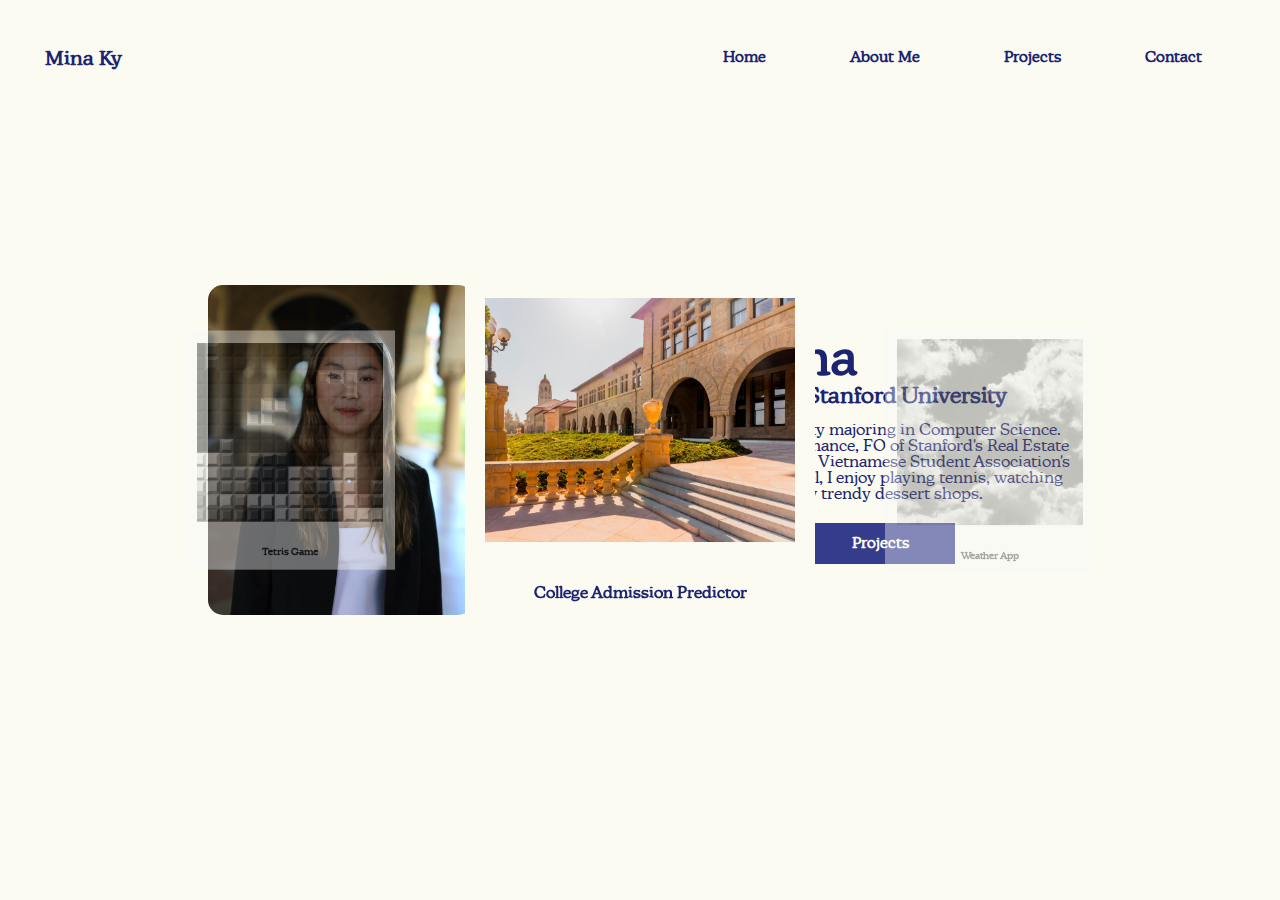
<file: index.html>
<!DOCTYPE html>
<html>
	<head>
		<title>My Portfolio</title>
		<link rel="stylesheet" href = "css/style.css">
		<meta name="viewport" content="width=display-width, initial-scale=1">
		<link href="https://fonts.googleapis.com/css?family=Noto+Sans|Roboto+Mono&display=swap" rel="stylesheet">
	</head>

	<link rel="stylesheet" href="https://cdnjs.cloudflare.com/ajax/libs/font-awesome/4.7.0/css/font-awesome.min.css">

	<body>
		<div class="container">
			<div class = "navigation-bar">
				<h4 id="logo-word">Mina Ky</h4>
				<div class="contain">
					<nav>
						<ul>
							<a href="index.html" class="active">Home</a>
							<a href="#aboutme">About Me</a>
							<a href="projects.html">Projects</a>
							<a href="#contact">Contact</a>
							<a href="javascript:void(0);" class="icon" onclick="myFunction()"><i class="fa fa-bars"></i></a>
						</ul>
					</nav>
				</div>
			</div>

			<div class = slides id="home">
				<img class="profile-picture" src="images/headshot.png"/>
				<div class="intro">
					<h1 id="my-name">Mina Ky<h1>
					<h3 id="my-title">Computer Science at Stanford University</h3>
					<p id="paragraph">I am a freshman at Stanford University majoring in Computer Science. Currently, I am the CFO of Stanford Finance, FO of Stanford's Real Estate Club, and the Co-Director of Stanford's Vietnamese Student Association's Cultural Committee. Outside of school, I enjoy playing tennis, watching movies, and trying out new trendy dessert shops.</p>
					<div class="intro-buttons">
						<button type="button" onClick="document.getElementById('aboutme').scrollIntoView()">About Me</button>
						<button type="button" onClick="document.getElementById('projects').scrollIntoView()">Projects</button>
					</div>
				</div>
			</div>

			<hr>

			<div class = slides id="aboutme">
				<div class="about-content">
					<h1 id="title">About Me<h1>
					<div class="about-hob">
						<div class="about-grid">
							<div class="i-am">
								<h3>I am</h3>
								<ul class="about-list">
									<li class="about-list-item">A student</li>
									<li class="about-list-item">A web developer</li>
									<li class="about-list-item">A software engineer</li>
								</ul>
							</div>

							<div class="hobbies">
								<h3>My hobbies are</h3>
								<ul class="about-list">
									<li>Playing tennis</li>
									<li>Trying new resturants</li>
									<li>Building mechanical keyboards</li>
								</ul>
							</div>
							<img class="mina-picture" src="images/mina.png"/>
						</div>
					</div>
				</div>
			</div>

			<hr>

			<div class = slides id="projects">
				<div class = "project-content">
					<h1 class="title" href="projects.html">My Projects</h1>
					<div class = "projects-grid" >
						<div class= "project-image-wrapper">
							<a href="college.html"> <img class="project-image" href="college.html" src="images/stanford.jpeg"/></a>
							<h4>College Admission Predictor</h4>
						</div>
						<div class= "project-image-wrapper">
							<a href="project-page.html"> <img class="project-image hide" href="project-page.html" src="images/weather-app-icon.jpeg"/></a>
							<h4>Weather App</h4>
						</div>
						<div class= "project-image-wrapper">
							<a href="project-page.html"> <img class="project-image" href="project-page.html" src="images/algorithm-visualization.jpeg"/></a>
							<h4>Algorithm Visualization</h4>
						</div>
						<div class= "project-image-wrapper">
							<a href="project-page.html"> <img class="project-image hide" href="project-page.html" src="images/tetris-icon.png"/></a>
							<h4>Tetris Game</h4>
						</div>
					</div>
				</div>
			</div>

			<hr>

			<div class="slides" id="contact">
				<div class="contact-content">
					<h3 class="title">Contact Me</h3>
					<div class="links-and-contact">
						<div class="contact">
							<form id="contact-form" actions="#">
								<label for="name">
									<h4>Name</h4>
									<input id="name"/>
								</label>
								<label for="email">
									<h4>Email</h4>
									<input id="email" />
								</label>
								<label for="message">
									<h4>Message</h4>
									<textarea id="message"></textarea>
								</label>
								<div class="submit-button-wrapper">
									<input id="submit-button" type="submit" value="Send Message">
								</div>
							</form>
						</div>

						<div class="links">
							<div class="part">
								<h4>Email:</h4>
								<a href="mailto:minaky@stanford.edu">minaky@stanford.edu</a>

							</div>
							<div class="part">
								<h4>Based in:</h4>
								<p>Mukilteo, WA</p>
							</div>
							<u1 class = "links-list">
								<li>
									<a href="https://www.linkedin.com/in/minaky/"> <img class="link-image" href="https://www.linkedin.com/in/minaky/" src="images/linkedin.png"/></a>
								</li>
								<li>
									<a href="https://github.com/minamky"> <img class="link-image" href="https://github.com/minamky" src="images/github.png"/></a>
								</li>
								<li>
									<a href="https://www.instagram.com/mina.ky/"> <img class="link-image" href="https://www.instagram.com/mina.ky/" src="images/instagram.png"/></a>
								</li>
							</u1>
						</div>

					</div>
				</div>
			</div>
		</div>
		<script src="script.js"></script>
	</body>
</html>
</file>
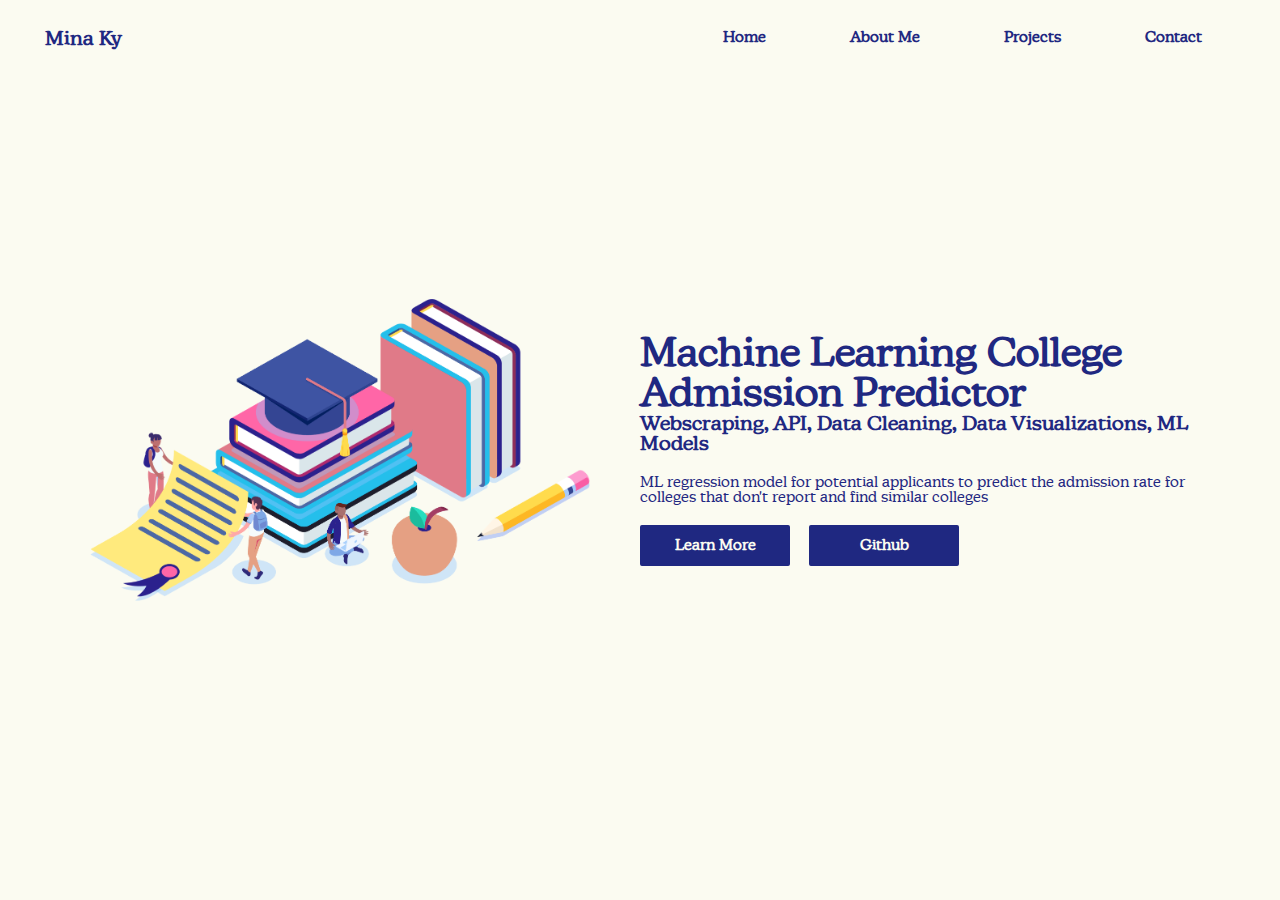
<file: college.html>
<!DOCTYPE html>
<html lang="en">
  <head>
    <title>College Admission Predictor</title>
    <link rel="stylesheet" href = "css/college-style.css">
    <meta name="viewport" content="width=display-width, initial-scale=1">
  </head>

  <link rel="stylesheet" href="https://cdnjs.cloudflare.com/ajax/libs/font-awesome/4.7.0/css/font-awesome.min.css">

  <body>
    <div class="container">
      <div class = "navigation-bar">
        <h4 id="logo-word">Mina Ky</h4>
        <div class="contain">
          <nav class="topnav" id="myTopnav">
            <ul>
              <a href="index.html" class="active">Home</a>
              <a href="index.html#aboutme">About Me</a>
              <a href="projects.html">Projects</a>
              <a href="#contact">Contact</a>
              <a href="javascript:void(0);" class="icon" ontouch="myFunction()" onclick="myFunction()"><i class="fa fa-bars"></i></a>
            </ul>
          </nav>
        </div>
      </div>

      <div class="slides" id="slide1">
        <img class="project-image image1" src="images/Project 1 Photo.png"/>
        <div class=description>
          <h2>Machine Learning College Admission Predictor</h2>
          <h3>Webscraping, API, Data Cleaning, Data Visualizations, ML Models</h3>
          <p>ML regression model for potential applicants to predict the admission rate for colleges that don't report and find similar colleges</p>
          <div class="learn-buttons">
              <button type="button" onClick="document.getElementById('slide2').scrollIntoView()">Learn More</button>
              <button type="button" onClick="window.location.href='https://github.com/minamky/datasci112-college-acceptance-rate-predictor'">Github</button>
          </div>
        </div>
      </div>

      <div class="slides" id=slide2>
         <img class="project-image image2" src="images/api.png"/>
        <div class="description">
          <h2>College ScoreCard API</h2>
          <div class="grid">
            <div class="part1">
              <h3>01 Params</h3>
              <p>Restricted to only include predominantly undergraduate institutions</p>
              <h3>03 Loop Through Pages</h3>
              <p>Over 2600 institutions present and a maximum of 100 colleges were shown per page, so I looped through all 26 pages and appended each college</p>
            </div>
            <div class="part1">
              <h3>02 Fields</h3>
              <p>Included State, City, Enrollment Number fields</p>
              <h3>04 Create DataFrame from List</h3>
              <p>Flattened a JSON with a nested list to flat table</p>
            </div>
          </div>
          <div class="learn-buttons">
              <button type="button" onClick="document.getElementById('slide3').scrollIntoView()">Next</button>
          </div>
        </div>
      </div>

       <div class="slides" id=slide3>
        <img class="project-image image3" src="images/merged-dataset.png"/>
        <div class=description>
          <h2>Data Cleaning, Collecting, Exploration</h2>
          <h3></h3>
          <p>After collecting the data from the College Scorecard API using certain params and fields into a dataframe, I merged it with an updated testing statistics dataframe to make my final merged data set</p>
          <div class="learn-buttons">
              <button type="button" onClick="document.getElementById('slide4').scrollIntoView()">Next</button>
          </div>
        </div>
      </div>

      <div class="slides" id=slide4>
         <img class="project-image image4" src="images/webscraping.png"/>
        <div class="description">
          <h2>Webscraping Flagship Colleges</h2>
              <h3>Features</h3>
              <p>Flagship colleges' name, location, population appended into lists from table</p>
              <h3>DataFrame</h3>
              <p>Created new dataframe using three lists</p>
              <h3>Merging Two Dataframes</h3>
              <p>Merged new dataframe with college demographics dataframe on left to only include flagship colleges</p>
          <div class="learn-buttons">
              <button type="button" onClick="document.getElementById('slide5').scrollIntoView()">Next</button>
          </div>
        </div>
      </div>


      <div class="slides" id="slide5">
        <img class="project-image image5" src="images/maps/correlation.png"/>
        <div class=description>
          <h2>Correlation Between Admission Rate & SAT Math </h2>
          <h3>Shown Across Different Accreditors</h3>
          <p>University accreditors depend on campus location. While every graph shows a negative correlation, the strength of the correlation heavily varies.</p>
          <p>The strongest correlation are found in schools that are accredited by the New England Commission on Higher Education at -0.87 while the weakest correlation is from the Southern Association of Colleges at -0.29.</p>
          <div class="learn-buttons">
              <button type="button" onClick="document.getElementById('slide6').scrollIntoView()">Next</button>
          </div>
        </div>
      </div>

      <div class="slides" id="slide6">
        <img class="project-image image6" src="images/maps/elite-choropleth.png"/>
        <div class=description>
          <h2>Choropleth for Elite Colleges</h2>
          <h3></h3>
          <p>Defined elite colleges as colleges that had a lower than 30% acceptance rate and had a higher than a 690 75th Percentile SAT score for both Math and Critical Reading. Grouped by State FIP Code, used the count function to find the number of elite colleges in each state, and merged this with the state GeoDataFrame on State Fip Code. Lastly, changed vmin to -1 so colleges with no elite colleges will still appear.</p>
          <p> On the map, the darker blue states have relatively more elite colleges while lighter blue colleges have no elite colleges. There is a huge chunk of the United States in the top left that have no elite colleges.</p>
          </p>
          <div class="learn-buttons">
              <button type="button" onClick="document.getElementById('slide7').scrollIntoView()">Next</button>
          </div>
        </div>
      </div>

      <div class="slides" id="slide7">
        <img class="project-image image6" src="images/maps/flagship-dot.png"/>
        <div class=description>
          <h2>Dot Plot of Flagship Colleges</h2>
          <h3></h3>
          <p>Limited dots to only flagship colleges to compare the best colleges of each state. Created a geodataframe based on the flagship dataframe, set the coordinate reference system to the same as the state geodataframe, and changed parameters so the marks were more visible.</p>
          <p>Lighter dots signify lower admission rates more present around coasts and populated states like Berkeley. Flagship colleges in midwest region still have relatively high admission rates like University of Kansas. This shows that not all the flagship colleges are competitive to get into, and if you want to go to a well-known competitive college, you may want to travel outside your original state.</p>
          <div class="learn-buttons">
              <button type="button" onClick="document.getElementById('slide8').scrollIntoView()">Next</button>
          </div>
        </div>
      </div>

      <div class="slides" id=slide8>
        <img class="project-image image8" src="images/comparable.png"/>
        <div class="description">
          <h2>Find Comparable Colleges</h2>
          <div class="grid">
            <div class="part1">
              <h3>01 Select Data</h3>
              <h3>03 Pairwise Distances</h3>
            </div>
            <div class="part1">
              <h3>02 Scale Variables</h3>
              <h3>04 Sort by Lowest Distances</h3>
            </div>
          </div>
          <p>There are so many higher institutions in the United States that many students feel overwhelmed when trying to find schools that they can get into. By using distance metrics, we are able to find colleges with similar statistics as a college that a potential applicant has already gotten into, allowing students to optimize their chances of getting admitted.</p>
          <div class="learn-buttons">
              <button type="button" onClick="document.getElementById('slide9').scrollIntoView()">Next</button>
          </div>
        </div>
      </div>

      <div class="slides" id=slide9>
         <img class="project-image image9" src="images/stanford-logo.png"/>
        <div class="description">
          <h2>Machine Learning Models</h2>
          <div class="grid">
            <div class="part1">
              <h3>Feature Selection</h3>
              <p>State, Accreditor, SAT Math 75th percentile score, Percent of freshmen submitting SAT scores, Completion Rate, and In State Tuition were the best features</p>
            </div>
            <div class="part1">
              <h3>Hypertuning</h3>
              <p>loss: absolute_error, max_leaf_node: 13, min_sample_leaf: 5 were the best parameters</p>
            </div>
          </div>
          <h3>Comparing Models to Find Lowest RSME</h3>
          <p>HistGradientBoostingRegressor: 0.140 RSME vs. RandomForestRegressor: 0.147 RSME</p>
          <h3>Applying Model to Stanford University</h3>
          <p>Predicted Stanford as having a 5.5% admission rate. When compared to the actual rate that year, it was only 0.8% off!</p>
          <div class="learn-buttons">
              <button type="button" onClick="window.location.href='weather.html'">Next Project</button>
          </div>
          <a class="top-button" href="#slide1"> <img class="link-image" href="#slide1" src="images/to-top.png"/></a>
        </div>
      </div>

      <div class="slides" id="contact">
        <div class="contact-content">
          <h3 class="title">Contact Me</h3>
          <div class="links-and-contact">
            <div class="contact">
              <form id="contact-form" actions="#">
                <label for="name">
                  <h4>Name</h4>
                  <input id="name"/>
                </label>
                <label for="email">
                  <h4>Email</h4>
                  <input id="email" />
                </label>
                <label for="message">
                  <h4>Message</h4>
                  <textarea id="message"></textarea>
                </label>
                <div class="submit-button-wrapper">
                  <input id="submit-button" type="submit" value="Send Message">
                </div>
              </form>
            </div>

            <div class="links">
              <div class="part">
                <h4>Email:</h4>
                <a href="mailto:minaky@stanford.edu">minaky@stanford.edu</a>
              </div>
              <div class="part">
                <h4>Based in:</h4>
                <p>The Greater Seattle Area</p>
              </div>
              <u1 class = "links-list">
                <li>
                  <a href="https://www.linkedin.com/in/minaky/"> <img class="link-image" href="https://www.linkedin.com/in/minaky/" src="images/linkedinwhite.png"/></a>
                </li>
                <li>
                  <a href="https://github.com/minamky"> <img class="link-image" href="https://github.com/minamky" src="images/github-white.png"/></a>
                </li>
                <li>
                  <a href="https://www.instagram.com/mina.ky/"> <img class="link-image" href="https://www.instagram.com/mina.ky/" src="images/instagram-white.png"/></a>
                </li>
              </u1>
            </div>
          </div>
        </div>
      </div>
    </div>
    <script src="script.js"></script>
  </body>
</html>
</file>
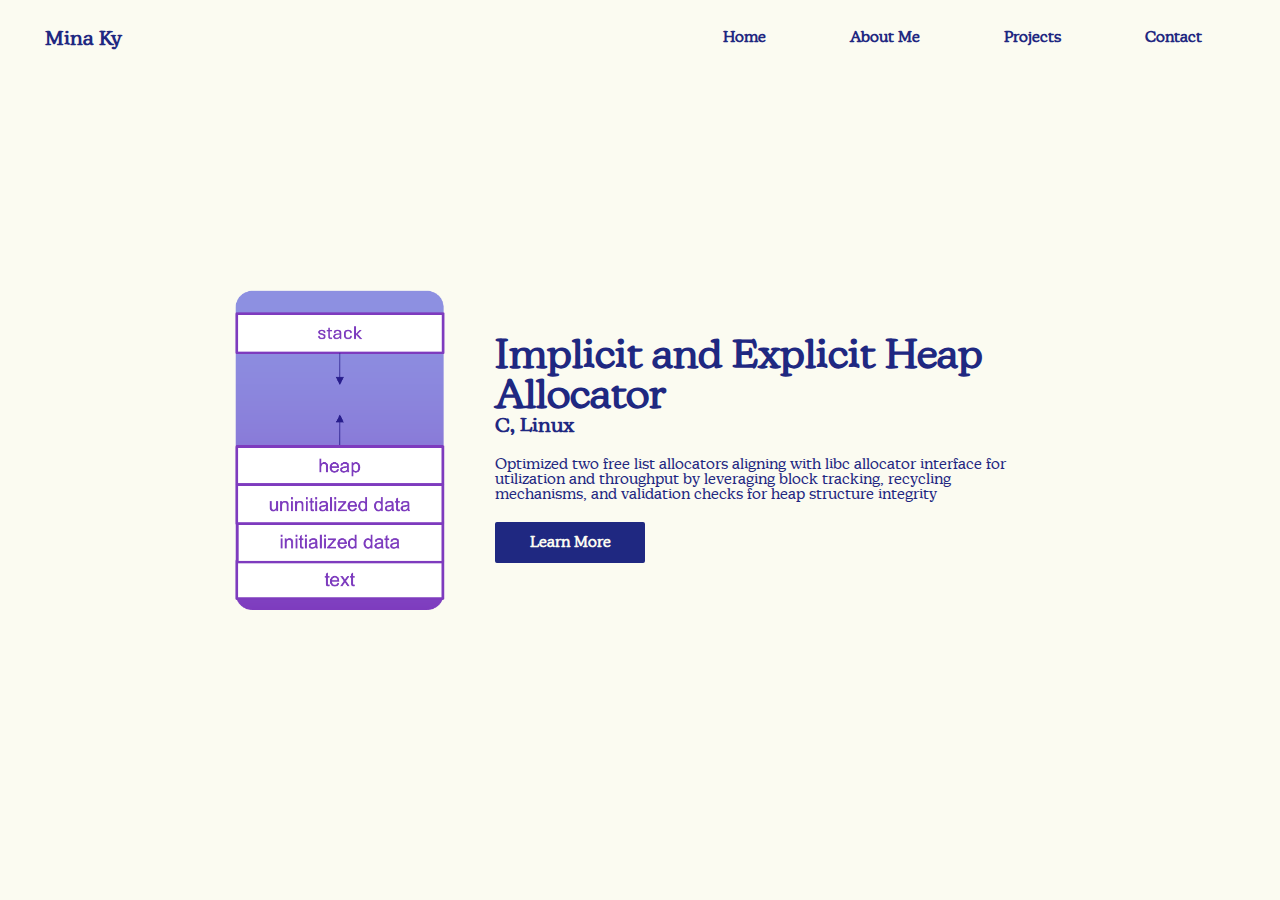
<file: heap.html>
<!DOCTYPE html>
<html lang="en">
  <head>
    <title>Implicit and Explicit Heap Allocator</title>
    <link rel="stylesheet" href = "css/heap-style.css">
    <meta name="viewport" content="width=display-width, initial-scale=1">
  </head>

  <link rel="stylesheet" href="https://cdnjs.cloudflare.com/ajax/libs/font-awesome/4.7.0/css/font-awesome.min.css">

  <body>
    <div class="container">
      <div class = "navigation-bar">
        <h4 id="logo-word">Mina Ky</h4>
        <div class="contain">
          <nav class="topnav" id="myTopnav">
            <ul>
              <a href="index.html" class="active">Home</a>
              <a href="index.html#aboutme">About Me</a>
              <a href="projects.html">Projects</a>
              <a href="#contact">Contact</a>
              <a href="javascript:void(0);" class="icon" ontouch="myFunction()" onclick="myFunction()"><i class="fa fa-bars"></i></a>
            </ul>
          </nav>
        </div>
      </div>

      <div class="slides" id="slide1">
        <img class="project-image image1" src="images/allocator.png"/>
        <div class=description>
          <h2>Implicit and Explicit Heap Allocator</h2>
          <h3>C, Linux</h3>
          <p>Optimized two free list allocators aligning with libc allocator interface for utilization and throughput by leveraging block tracking, recycling mechanisms, and validation checks for heap structure integrity</p>
          <div class="learn-buttons">
              <button type="button" onClick="document.getElementById('slide2').scrollIntoView()">Learn More</button>
          </div>
        </div>
      </div>

      <div class="slides" id=slide2>
        <div class="description">
          <h2>Implicit Allocator</h2>
            <h3>01 Header Design</h3>
            <p>Track size and status of each block using 8-byte header with last three bits to store status</p>
            <h3>02 Malloc</h3>
            <p>Traverses across each block in heap using best-fit to find block with smallest size that can accomodate requested size to optimize utilization at cost of throughput</p>
            <h3>03 Free Blocks</h3>
            <p>Free blocks are marked at free and can be used in following malloc requests</p>
          <div class="learn-buttons">
              <button type="button" onClick="document.getElementById('slide3').scrollIntoView()">Next</button>
          </div>
        </div>
      </div>

       <div class="slides" id=slide3>
        <div class="description">
          <h2>Explicit Allocator</h2>
            <h3>01 Explicit Free List</h3>
            <p> - Use first 16 bytes of each free block's payload to store two pointers that point to the previous and next free block</p>
            <p> - List is sorted by LIFO to increase throughput as it is faster to add newly freed block to front of free list</p>
            <p> - Free will coalesce with right neighbor in list if neighbor is also free to increase utilization</p>
            <h3>02 Malloc</h3>
            <p> - Traverses across each block in free list using first-fit to find first block that can accomodate requested size to optimize throughput</p>
            <p> - Previous and next blocks' pointers are rewired to each other as newly allocated block is removed from free list</p>
            <h3>03 Realloc</h3>
            <p> - Coalesce with free right neighbors until resizing in place is possible or neighbor is not free</p>
        <div class="learn-buttons">
            <button type="button" onClick="document.getElementById('slide4').scrollIntoView()">Next</button>
        </div>
        </div>
      </div>

      <div class="slides" id=slide4>
        <div class="description">
          <h2>Debugging</h2>
                <h3>Validate Heap</h3>
                <p>Checks for errors in heap data structures such as: More bytes used than available, Invalid block statuses and sizes in header,Incorrect number of used and free bytes and blocks in heap segment, Number of bytes allocated doesn't match segment size, Every free block appears on free list only once, Every block on free list is free, and Correct number of bytes and blocks on free list</p>
                <h3>Dump Heap</h3>
                <p>Prints out block contents of heap including Header Information (size and status), Pointer Information for free blocks, and Remaining size of unallocated heap</p>
          <div class="learn-buttons">
              <button type="button" onClick="document.getElementById('slide5').scrollIntoView()">Next</button>
          </div>
        </div>
      </div>

      <div class="slides" id="slide5">
        <img class="project-image image6" src="images/gcc.png"/>
        <div class=description>
          <h2>GCC Optimization</h2>
          <h3>Callgrind</h3>
          <p>Using callgrind, I found bottlenecks in my explicit free allocator and attempted to make small changes in the code to lower the dynamic instruction count</p>
          <h3>Compilier Optimizations</h3>
          <p>I used the -02 transformation after I throughly tested my code in order to more aggresively optimize my code for throughput</p>
          <div class="learn-buttons">
              <button type="button" onClick="document.getElementById('contact').scrollIntoView()">Next</button>
          </div>
        </div>
      </div>

      <div class="slides" id="contact">
        <div class="contact-content">
          <h3 class="title">Contact Me</h3>
          <div class="links-and-contact">
            <div class="contact">
              <form id="contact-form" actions="#">
                <label for="name">
                  <h4>Name</h4>
                  <input id="name"/>
                </label>
                <label for="email">
                  <h4>Email</h4>
                  <input id="email" />
                </label>
                <label for="message">
                  <h4>Message</h4>
                  <textarea id="message"></textarea>
                </label>
                <div class="submit-button-wrapper">
                  <input id="submit-button" type="submit" value="Send Message">
                </div>
              </form>
            </div>

            <div class="links">
              <div class="part">
                <h4>Email:</h4>
                <a href="mailto:minaky@stanford.edu">minaky@stanford.edu</a>
              </div>
              <div class="part">
                <h4>Based in:</h4>
                <p>Mukilteo, WA</p>
              </div>
              <u1 class = "links-list">
                <li>
                  <a href="https://www.linkedin.com/in/minaky/"> <img class="link-image" href="https://www.linkedin.com/in/minaky/" src="images/linkedinwhite.png"/></a>
                </li>
                <li>
                  <a href="https://github.com/minamky"> <img class="link-image" href="https://github.com/minamky" src="images/github-white.png"/></a>
                </li>
                <li>
                  <a href="https://www.instagram.com/mina.ky/"> <img class="link-image" href="https://www.instagram.com/mina.ky/" src="images/instagram-white.png"/></a>
                </li>
              </u1>
            </div>
          </div>
        </div>
      </div>
    </div>
    <script src="script.js"></script>
  </body>
</html>
</file>
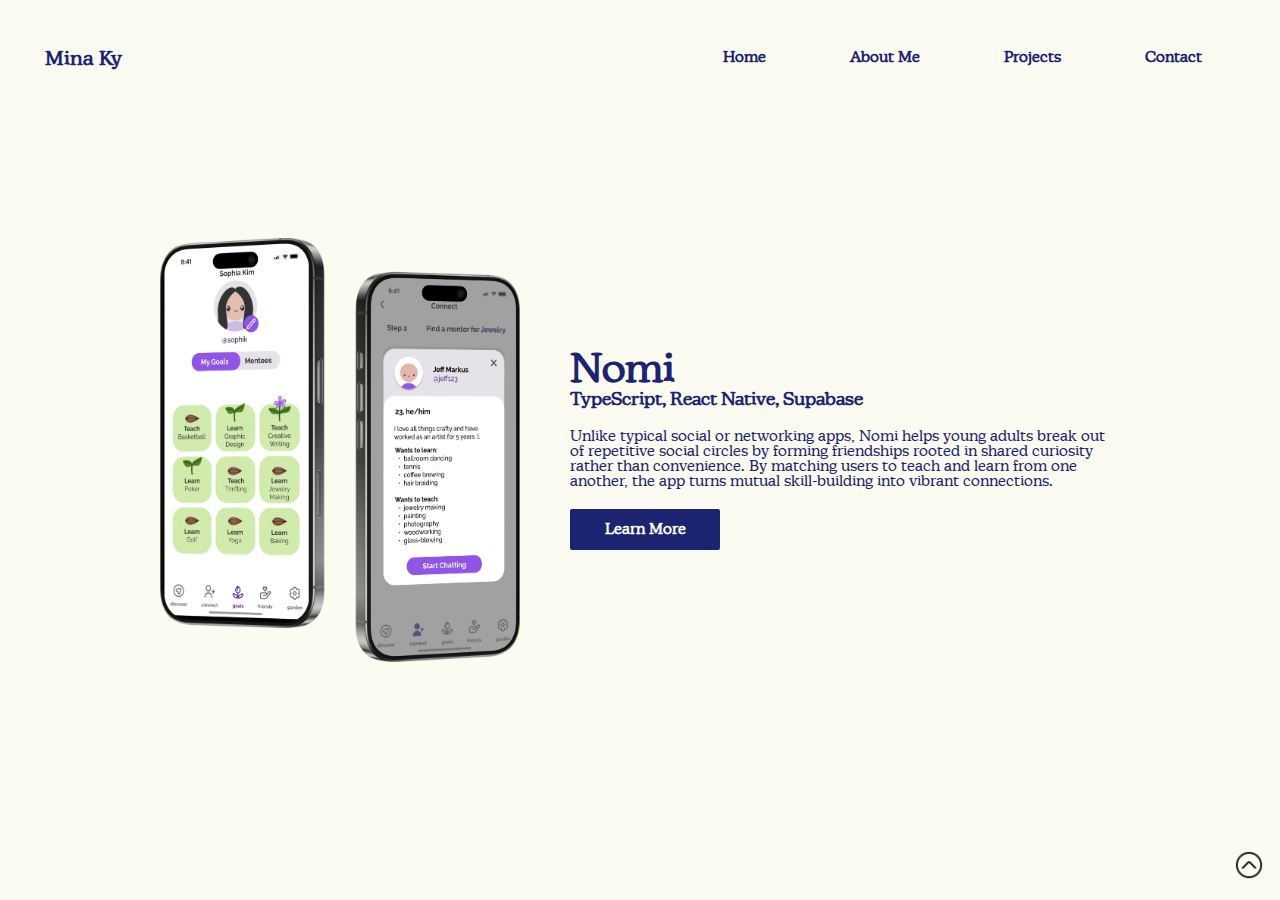
<file: nomi.html>
<!DOCTYPE html>
<html lang="en">
  <head>
    <title>Sorting Algorithm Visualizer</title>
    <link rel="stylesheet" href = "css/nomi-style.css">
    <meta name="viewport" content="width=display-width, initial-scale=1">
  </head>

  <link rel="stylesheet" href="https://cdnjs.cloudflare.com/ajax/libs/font-awesome/4.7.0/css/font-awesome.min.css">

  <body>
    <div class="container">
      <div class = "navigation-bar">
        <h4 id="logo-word">Mina Ky</h4>
        <div class="contain">
          <nav class="topnav" id="myTopnav">
            <ul>
              <a href="index.html" class="active">Home</a>
              <a href="index.html#aboutme">About Me</a>
              <a href="projects.html">Projects</a>
              <a href="#contact">Contact</a>
              <a href="javascript:void(0);" class="icon" ontouch="myFunction()" onclick="myFunction()"><i class="fa fa-bars"></i></a>
            </ul>
          </nav>
        </div>
      </div>

      <div class="slides" id="slide1">
        <img class="project-image" src="images/nomi/SignUp.png"/>
        <div class=description>
          <h2>Nomi</h2>
          <h3>TypeScript, React Native, Supabase</h3>
          <p> Unlike typical social or networking apps, Nomi helps young 
            adults break out of repetitive social circles by forming 
            friendships rooted in shared curiosity rather than convenience. 
            By matching users to teach and learn from one another, the app turns 
            mutual skill-building into vibrant connections.</p>
          <div class="learn-buttons">
              <button type="button" onClick="document.getElementById('slide2').scrollIntoView()">Learn More</button>
          </div>

        </div>
      </div>

      <div class="slides" id=slide2>
        <img class="project-image image2" src="images/nomi/onboarding.png"/>
        <div class="description">
          <h2>Onboarding</h2>
          <div class="grid">
            <div class="part1">
              <h3>01 Set Up Profile</h3>
              <p>Select your skill preferences to personalize your experience.</p>
              <h3>03 Generate Your Bingo Board</h3>
              <p>Create your personalized bingo board and start engaging right away.</p>
            </div>
            <div class="part1">
              <h3>02 Guided Walkthrough</h3>
              <p>Follow a simple step-by-step introduction to learn how Nomi works.</p>
            </div>
          </div>
          <div class="learn-buttons">
              <button type="button" onClick="document.getElementById('slide3').scrollIntoView()">Next</button>
          </div>
        </div>
      </div>

      <div class="slides" id=slide3>
        <img class="project-image image3" src="images/nomi/connect.png"/>
        <div class="description">
          <h2>Update Your Learning Goals</h2>
          <div class="grid">
            <div class="part1">
              <h3>01 Search and Discover</h3>
              <p>Browse the database to find friends based on their skills and profiles, making it easy to connect with the right people.</p>
            </div>
            <div class="part1">
              <h3>02 Chat and Connect</h3>
              <p>Start conversations to establish meaningful connections, with all your friends organized in the friends tab.</p>
            </div>
          </div>
          <div class="learn-buttons">
              <button type="button" onClick="document.getElementById('slide4').scrollIntoView()">Next</button>
          </div>
        </div>
      </div>

      <div class="slides" id=slide4>
        <div class="description">
          <h2>Plan Meetups</h2>
          <div class="grid">
            <div class="part1">
              <h3>01 Schedule and Invite</h3>
              <p>Enter your location, time, date, and length to send an invite directly in the chat. Your friend can accept or decline with ease.</p>
            </div>
            <div class="part1">
              <h3>02 Manage Meetings</h3>
              <p>Edit any meeting or invite within the chat or view your upcoming meetings in the friends tab for easy organization.</p>
            </div>
          </div>
          <img class="project-image image4" src="images/nomi/plan2.png"/>
          <div class="learn-buttons">
              <button type="button" onClick="document.getElementById('slide5').scrollIntoView()">Next</button>
          </div>
        </div>
      </div>

      <div class="slides" id=slide5>
        <img class="project-image image5" src="images/nomi/goals.png"/>
        <div class="description">
          <h2>Update Your Learning Goals</h2>
          <div class="grid">
            <div class="part1">
              <h3>01 Edit Learning Milestones</h3>
              <p>Modify any learning milestones after the initial bingo generation to keep your goals aligned with your evolving interests.</p>
            </div>
            <div class="part1">
              <h3>02 Complete Customization</h3>
              <p>Your learning goals showcase your unique preferences, giving you full control over your educational journey.</p>
            </div>
          </div>
          <div class="learn-buttons">
            <button type="button" onClick="document.getElementById('slide6').scrollIntoView()">Next</button>
          </div>
        </div>
      </div>

      <div class="slides" id="slide6">
        <img class="project-image image6" src="images/nomi/garden.png"/>
        <div class="description">
          <h2>Reward Garden</h2>
          <div class="grid">
            <div class="part1">
              <h3>01 Track Teaching Goals</h3>
              <p>Update your mentees' learning goals to mark completed milestones. Once they complete all three milestones, you've completed a teaching goal and can add it to your reward garden.</p>
            </div>
            <div class="part1">
              <h3>02 Gamify Learning</h3>
              <p>Your mentees are also prompted to add their completed learning goals to their garden, gamifying the entire skill-building process.</p>
            </div>
          </div>
          <div class="learn-buttons">
            <button type="button" onClick="document.getElementById('slide7').scrollIntoView()">Next</button>
          </div>
        </div>
      </div>

      <div class="slides" id="slide7">
        <div class="demo-container">
          <h2>Demo</h2>
          <video class="video video1"  playsinline controls autoplay> <source src="nomi-demo.mp4"></video>
        </div>
        <a class="top-button" href="#slide1"> <img class="link-image" src="images/to-top.png"/></a>
      </div>

      <div class="slides" id="contact">
        <div class="contact-content">
          <h3 class="title">Contact Me</h3>
          <div class="links-and-contact">
            <div class="contact">
              <form id="contact-form" actions="#">
                <label for="name">
                  <h4>Name</h4>
                  <input id="name"/>
                </label>
                <label for="email">
                  <h4>Email</h4>
                  <input id="email" />
                </label>
                <label for="message">
                  <h4>Message</h4>
                  <textarea id="message"></textarea>
                </label>
                <div class="submit-button-wrapper">
                  <input id="submit-button" type="submit" value="Send Message">
                </div>
              </form>
            </div>

            <div class="links">
              <div class="part">
                <h4>Email:</h4>
                <a href="mailto:minaky@stanford.edu">minaky@stanford.edu</a>
              </div>
              <div class="part">
                <h4>Based in:</h4>
                <p>The Greater Seattle Area</p>
              </div>
              <u1 class = "links-list">
                <li>
                  <a href="https://www.linkedin.com/in/minaky/"> <img class="link-image" href="https://www.linkedin.com/in/minaky/" src="images/linkedin.png"/></a>
                </li>
                <li>
                  <a href="https://github.com/minamky"> <img class="link-image" href="https://github.com/minamky" src="images/github.png"/></a>
                </li>
                <li>
                  <a href="https://www.instagram.com/mina.ky/"> <img class="link-image" href="https://www.instagram.com/mina.ky/" src="images/instagram.png"/></a>
                </li>
              </u1>
            </div>
          </div>
        </div>
      </div>
    </div>
    <script src="script.js"></script>
  </body>
</html>
</file>
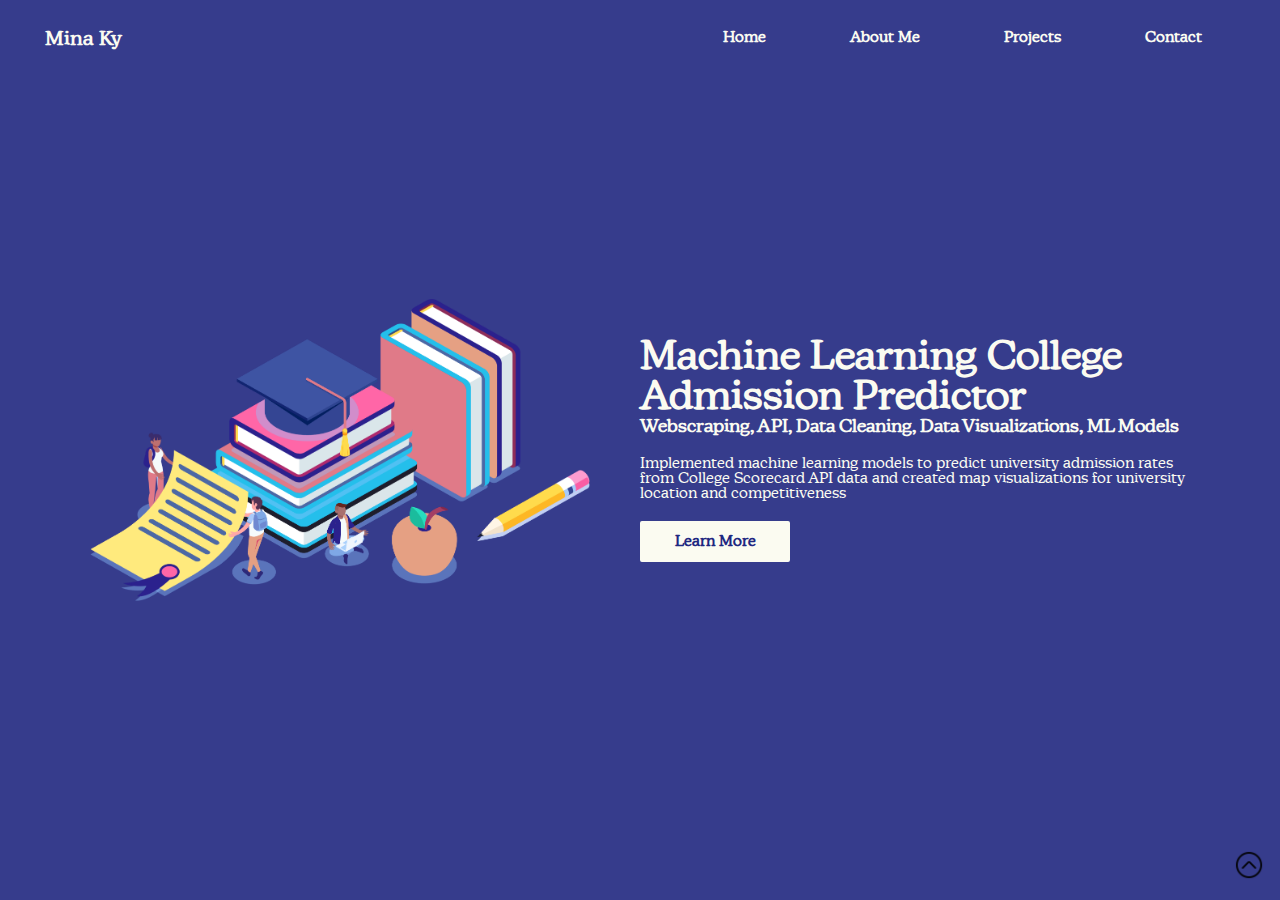
<file: projects.html>
<!DOCTYPE html>
<html lang="en">
  <head>
    <title>Projects</title>
    <link rel="stylesheet" href = "css/project-style.css">
    <meta name="viewport" content="width=display-width, initial-scale=1">
  </head>

  <link rel="stylesheet" href="https://cdnjs.cloudflare.com/ajax/libs/font-awesome/4.7.0/css/font-awesome.min.css">

  <body>
    <div class="container">
      <div class = "navigation-bar">
        <h4 id="logo-word">Mina Ky</h4>
        <div class="contain">
          <nav class="topnav" id="myTopnav">
            <ul>
              <a href="index.html" class="active">Home</a>
              <a href="index.html#aboutme">About Me</a>
              <a href="projects.html">Projects</a>
              <a href="#contact">Contact</a>
              <a href="javascript:void(0);" class="icon" ontouch="myFunction()" onclick="myFunction()"><i class="fa fa-bars"></i></a>
            </ul>
          </nav>
        </div>
      </div>

      <div class="slides" id="slide1">
        <img class="project-image image1" src="images/Project 1 Photo.png"/>
        <div class=description>
          <h2>Machine Learning College Admission Predictor</h2>
          <h3>Webscraping, API, Data Cleaning, Data Visualizations, ML Models</h3>
          <p>Implemented machine learning models to predict university admission rates from College Scorecard API data and created map visualizations for university location and competitiveness</p>
          <div class="learn-buttons">
              <button type="button" onclick="window.location.href='college.html';">Learn More</button>
          </div>
        </div>
      </div>

      <div class="slides" id="slide2">
        <img class="project-image image2" src="images/pins_icon.png"/>
        <div class=description>
          <h2>DateBase</h2>
          <h3>Swift, iOS Development</h3>
          <p>Social media app where users can discover, rank, and share date spots in real time through a personalized friends feed and a global trending feed</p>
          <div class="learn-buttons">
              <button type="button" onClick="window.location.href='datebase.html';">Learn More</button>
          </div>
        </div>
      </div>

      <div class="slides" id=slide3>
        <img class="project-image image3" src="images/weather-app.png"/>
        <div class=description>
          <h2>Weather App</h2>
          <h3>JavaScript, API, UI/UX Design</h3>
          <p>App enabling users to input city names and receive real-time temperature and weather conditions, implementing OpenWeather API, city validation, error handling, and responsive design</p>
          <div class="learn-buttons">
              <button type="button" onclick="window.location.href='weather.html';"
              >Learn More</button>
          </div>
        </div>
      </div>

      <div class="slides" id="slide4">
        <img class="project-image image4" src="images/ml.png"/>
        <div class=description>
          <h2>Sorting Algorithm Visualizer</h2>
          <h3>Python</h3>
          <p>Interactive app to observe the behavior of various sorting algorithms in real time, including Quick Sort, Bubble Sort, and Insertion Sort, implementing adjustable speed and dynamic block count</p>
          <div class="learn-buttons">
              <button type="button" onClick="window.location.href='sorting.html';"
              >Learn More</button>
          </div>
          <a class="top-button" href="#slide1"> <img class="link-image" href="#slide1" src="images/to-top.png"/></a>
        </div>
      </div>

      <div class="slides" id="contact">
        <div class="contact-content">
          <h3 class="title">Contact Me</h3>
          <div class="links-and-contact">
            <div class="contact">
              <form id="contact-form" actions="#">
                <label for="name">
                  <h4>Name</h4>
                  <input id="name"/>
                </label>
                <label for="email">
                  <h4>Email</h4>
                  <input id="email" />
                </label>
                <label for="message">
                  <h4>Message</h4>
                  <textarea id="message"></textarea>
                </label>
                <div class="submit-button-wrapper">
                  <input id="submit-button" type="submit" value="Send Message">
                </div>
              </form>
            </div>

            <div class="links">
              <div class="part">
                <h4>Email:</h4>
                <a href="mailto:minaky@stanford.edu">minaky@stanford.edu</a>
              </div>
              <div class="part">
                <h4>Based in:</h4>
                <p>The Greater Seattle Area</p>
              </div>
              <u1 class = "links-list">
                <li>
                  <a href="https://www.linkedin.com/in/minaky/"> <img class="link-image" href="https://www.linkedin.com/in/minaky/" src="images/linkedinwhite.png"/></a>
                </li>
                <li>
                  <a href="https://github.com/minamky"> <img class="link-image" href="https://github.com/minamky" src="images/github-white.png"/></a>
                </li>
                <li>
                  <a href="https://www.instagram.com/mina.ky/"> <img class="link-image" href="https://www.instagram.com/mina.ky/" src="images/instagram-white.png"/></a>
                </li>
              </u1>
            </div>
          </div>
        </div>
      </div>
    </div>
    <script src="script.js"></script>
  </body>
</html>
</file>
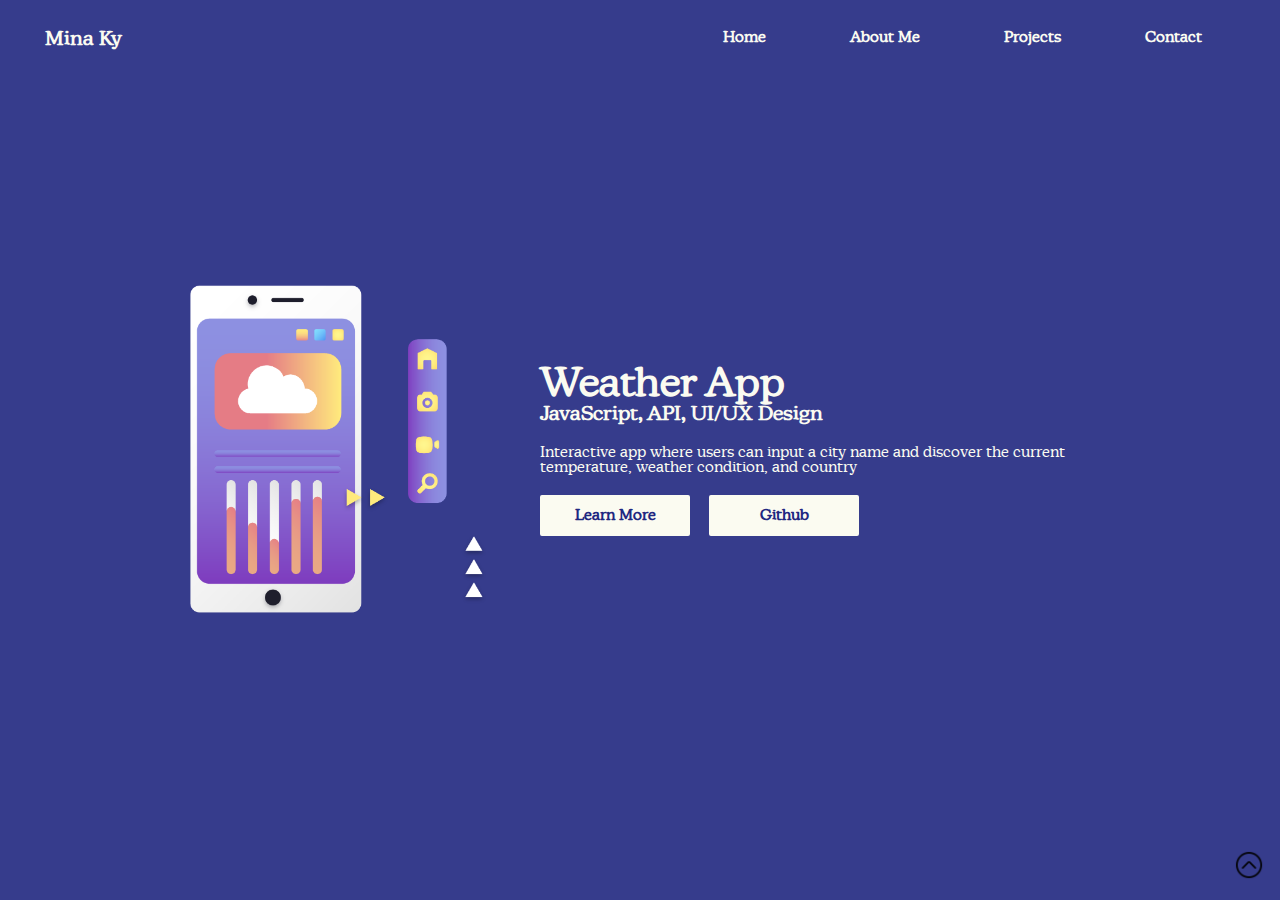
<file: weather.html>
<!DOCTYPE html>
<html lang="en">
  <head>
    <title>Weather App</title>
    <link rel="stylesheet" href = "css/weather-style.css">
    <meta name="viewport" content="width=display-width, initial-scale=1">
  </head>

  <link rel="stylesheet" href="https://cdnjs.cloudflare.com/ajax/libs/font-awesome/4.7.0/css/font-awesome.min.css">

  <body>
    <div class="container">
      <div class = "navigation-bar">
        <h4 id="logo-word">Mina Ky</h4>
        <div class="contain">
          <nav class="topnav" id="myTopnav">
            <ul>
              <a href="index.html" class="active">Home</a>
              <a href="index.html#aboutme">About Me</a>
              <a href="projects.html">Projects</a>
              <a href="#contact">Contact</a>
              <a href="javascript:void(0);" class="icon" ontouch="myFunction()" onclick="myFunction()"><i class="fa fa-bars"></i></a>
            </ul>
          </nav>
        </div>
      </div>

      <div class="slides" id="slide1">
        <img class="project-image image1" src="images/weather-app.png"/>
        <div class=description>
          <h2>Weather App</h2>
          <h3>JavaScript, API, UI/UX Design</h3>
          <p>Interactive app where users can input a city name and discover the current temperature, weather condition, and country</p>
          <div class="learn-buttons">
              <button type="button" onClick="document.getElementById('slide2').scrollIntoView()">Learn More</button>
              <button type="button" onClick="window.location.href='https://github.com/minamky/weather-app'">Github</button>
          </div>

        </div>
      </div>

      <div class="slides" id=slide2>
         <img class="project-image image2" src="images/map.png"/>
        <div class="description">
          <h2>Basic HTML Structure</h2>
          <div class="grid">
            <div class="part1">
              <h3>01 Search Bar</h3>
              <p>Allows users to type and input city name and creates a location card based on input</p>
              <h3>03 Location Card</h3>
              <p>Each Location card includes an icon representing weather condition, the temperature in Celsius, and city, country name</p>
            </div>
            <div class="part1">
              <h3>02 Notification Banner</h3>
              <p>If user inputs invalid city name or repeated city name, error will appear below search bar</p>
            </div>
          </div>
          <div class="learn-buttons">
              <button type="button" onClick="document.getElementById('slide3').scrollIntoView()">Next</button>
          </div>
        </div>
      </div>

      <div class="slides" id=slide3>
        <div class="image-grid">
         <img class="project-image image3" src="images/colors.png"/>
         <img class="project-image image3" src="images/icons.png"/>
       </div>
        <div class="description">
          <h2>Designing UI/UX with CSS</h2>
          <div class="grid">
            <div class="part1">
              <h3>01 Color Palette</h3>
              <h3>03 Grid Structure</h3>
            </div>
            <div class="part1">
              <h3>02 Icons</h3>
              <h3>04 Responsive Layout</h3>
            </div>
          </div>
          <p>To make the app cohesive, I chose a green, brown, and white color pallette as well as used a weather icon set. Using a grid structure, the location cards easily appear next to each other when added. Lastly, to make the app scalable without empty space on all screens, I changed the card information to appear vertical on larger screens and horizonal on smaller screens.<p>
          <div class="learn-buttons">
              <button type="button" onClick="document.getElementById('slide4').scrollIntoView()">Next</button>
          </div>
        </div>
      </div>

      <div class="slides" id=slide4>
         <img class="project-image image4" src="images/app.png"/>
        <div class="description">
          <h2>Backend Development with JavaScript</h2>
          <div class="grid">
            <div class="part1">
              <h3>Weather API</h3>
              <p>Calls on Open Weather API for real time temperature of cities</p>
            </div>
            <div class="part1">
              <h3>Repeated Inputs or Errors</h3>
              <p>Uses Arraylist to store displayed cards, prevent repeats, and trigger notification banner</p>
            </div>
          </div>
          <h3>Two Input Types</h3>
          <p>Allows user to use CITY, COUNTRY OR CITY input which is useful with city names that are identical in different countries</p>
          <div class="learn-buttons">
              <button type="button" onClick="document.getElementById('slide5').scrollIntoView()">Next</button>
          </div>
        </div>
      </div>

      <div class="slides" id="slide5">
        <div class= video-grid>
          <h2 class="demo-title">Mobile</h2>
          <h2 class="demo-title demo-title2">Desktop</h2>
          <video class="video video1"  playsinline muted autoplay loop> <source src="app-demo.mov"></video>
          <video class="video video2"  playsinline muted autoplay loop> <source src="desktop-demo.mov"></video>
        </div>
        <a class="top-button" href="#slide1"> <img class="link-image" href="college.html" src="images/to-top.png"/></a>
      </div>

      <div class="slides" id="contact">
        <div class="contact-content">
          <h3 class="title">Contact Me</h3>
          <div class="links-and-contact">
            <div class="contact">
              <form id="contact-form" actions="#">
                <label for="name">
                  <h4>Name</h4>
                  <input id="name"/>
                </label>
                <label for="email">
                  <h4>Email</h4>
                  <input id="email" />
                </label>
                <label for="message">
                  <h4>Message</h4>
                  <textarea id="message"></textarea>
                </label>
                <div class="submit-button-wrapper">
                  <input id="submit-button" type="submit" value="Send Message">
                </div>
              </form>
            </div>

            <div class="links">
              <div class="part">
                <h4>Email:</h4>
                <a href="mailto:minaky@stanford.edu">minaky@stanford.edu</a>
              </div>
              <div class="part">
                <h4>Based in:</h4>
                <p>Mukilteo, WA</p>
              </div>
              <u1 class = "links-list">
                <li>
                  <a href="https://www.linkedin.com/in/minaky/"> <img class="link-image" href="https://www.linkedin.com/in/minaky/" src="images/linkedin.png"/></a>
                </li>
                <li>
                  <a href="https://github.com/minamky"> <img class="link-image" href="https://github.com/minamky" src="images/github.png"/></a>
                </li>
                <li>
                  <a href="https://www.instagram.com/mina.ky/"> <img class="link-image" href="https://www.instagram.com/mina.ky/" src="images/instagram.png"/></a>
                </li>
              </u1>
            </div>
          </div>
        </div>
      </div>
    </div>
    <script src="script.js"></script>
  </body>
</html>
</file>
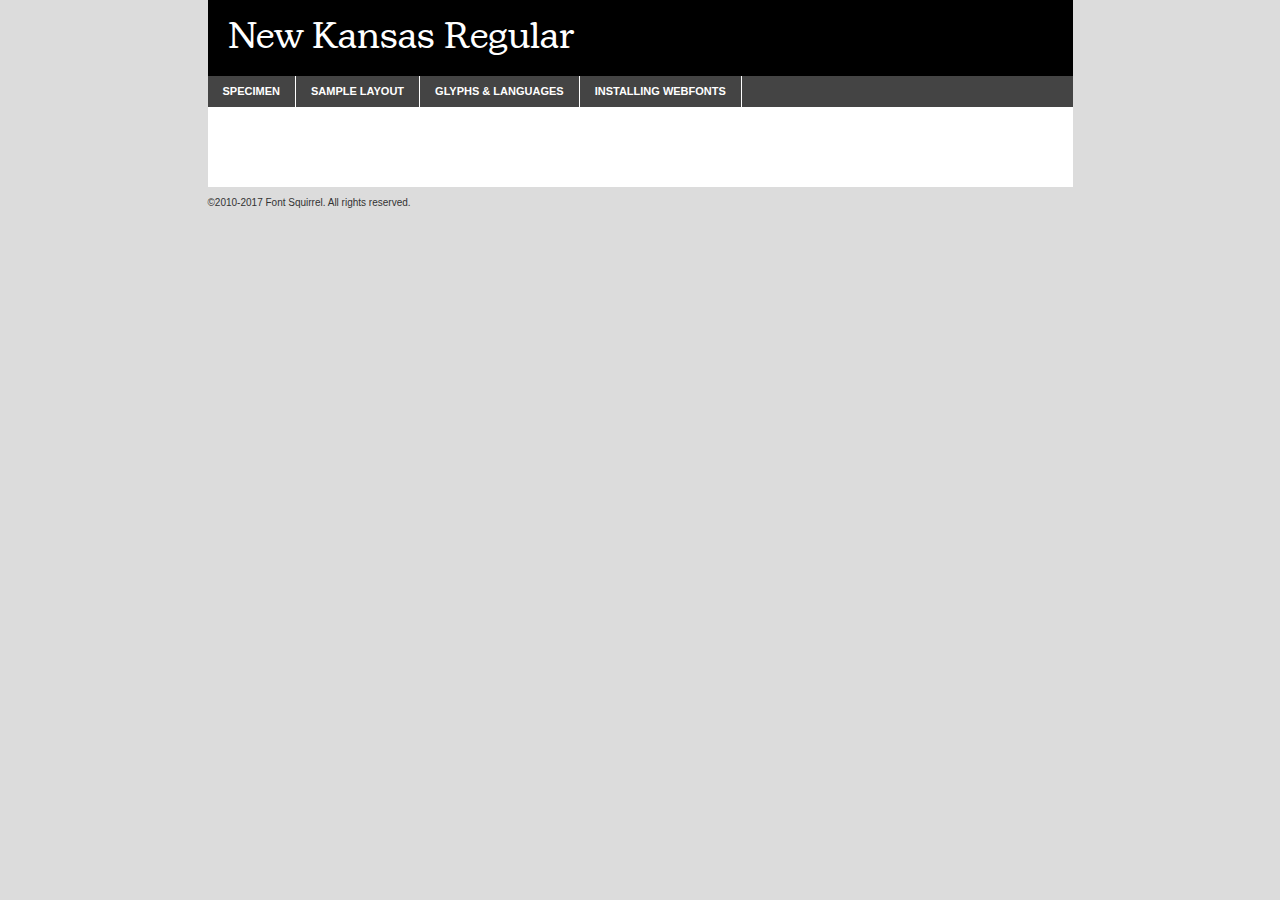
<file: css/new_kansas_regular-demo.html>
<!DOCTYPE html PUBLIC "-//W3C//DTD XHTML 1.0 Transitional//EN"
        "http://www.w3.org/TR/xhtml1/DTD/xhtml1-transitional.dtd">

<html xmlns="http://www.w3.org/1999/xhtml" xml:lang="en" lang="en">
<head>
    <meta http-equiv="Content-Type" content="text/html; charset=utf-8"/>
    <script src="http://ajax.googleapis.com/ajax/libs/jquery/1.7.2/jquery.min.js" type="text/javascript" charset="utf-8"></script>
    <script type="text/javascript">
		(function($) {
			$.fn.easyTabs = function(option) {
				var param = jQuery.extend({ fadeSpeed: 'fast', defaultContent: 1, activeClass: 'active' }, option);
				$(this).each(function() {
					var thisId = '#' + this.id;
					if ( param.defaultContent == '' )
					{
						param.defaultContent = 1;
					}
					if ( typeof param.defaultContent == 'number' )
					{
						var defaultTab = $(thisId + ' .tabs li:eq(' + (param.defaultContent - 1) + ') a').attr('href').substr(1);
					}
					else
					{
						var defaultTab = param.defaultContent;
					}
					$(thisId + ' .tabs li a').each(function() {
						var tabToHide = $(this).attr('href').substr(1);
						$('#' + tabToHide).addClass('easytabs-tab-content');
					});
					hideAll();
					changeContent(defaultTab);

					function hideAll() {$(thisId + ' .easytabs-tab-content').hide();}

					function changeContent(tabId)
					{
						hideAll();
						$(thisId + ' .tabs li').removeClass(param.activeClass);
						$(thisId + ' .tabs li a[href=#' + tabId + ']').closest('li').addClass(param.activeClass);
						if ( param.fadeSpeed != 'none' )
						{
							$(thisId + ' #' + tabId).fadeIn(param.fadeSpeed);
						}
						else
						{
							$(thisId + ' #' + tabId).show();
						}
					}

					$(thisId + ' .tabs li').click(function() {
						var tabId = $(this).find('a').attr('href').substr(1);
						changeContent(tabId);
						return false;
					});
				});
			}
		})(jQuery);
    </script>
    <link rel="stylesheet" href="specimen_files/specimen_stylesheet.css" type="text/css" charset="utf-8"/>
    <link rel="stylesheet" href="stylesheet.css" type="text/css" charset="utf-8"/>

    <style type="text/css">
        		body {
			font-family: 'new_kansasregular';
        		}

            </style>

    <title>New Kansas Regular Specimen</title>


    <script type="text/javascript" charset="utf-8">
		$(document).ready(function() {
			$('#container').easyTabs({ defaultContent: 1 });
		});
    </script>
</head>

<body>
<div id="container">
    <div id="header">
		New Kansas Regular    </div>
    <ul class="tabs">
        <li><a href="#specimen">Specimen</a></li>
        <li><a href="#layout">Sample Layout</a></li>
		        <li><a href="#glyphs">Glyphs &amp; Languages</a></li>
        <li><a href="#installing">Installing Webfonts</a></li>

    </ul>

    <div id="main_content">


        <div id="specimen">

            <div class="section">
                <div class="grid12 firstcol">
                    <div class="huge">AaBb</div>
                </div>
            </div>

            <div class="section">
                <div class="glyph_range">A&#x200B;B&#x200b;C&#x200b;D&#x200b;E&#x200b;F&#x200b;G&#x200b;H&#x200b;I&#x200b;J&#x200b;K&#x200b;L&#x200b;M&#x200b;N&#x200b;O&#x200b;P&#x200b;Q&#x200b;R&#x200b;S&#x200b;T&#x200b;U&#x200b;V&#x200b;W&#x200b;X&#x200b;Y&#x200b;Z&#x200b;a&#x200b;b&#x200b;c&#x200b;d&#x200b;e&#x200b;f&#x200b;g&#x200b;h&#x200b;i&#x200b;j&#x200b;k&#x200b;l&#x200b;m&#x200b;n&#x200b;o&#x200b;p&#x200b;q&#x200b;r&#x200b;s&#x200b;t&#x200b;u&#x200b;v&#x200b;w&#x200b;x&#x200b;y&#x200b;z&#x200b;1&#x200b;2&#x200b;3&#x200b;4&#x200b;5&#x200b;6&#x200b;7&#x200b;8&#x200b;9&#x200b;0&#x200b;&amp;&#x200b;.&#x200b;,&#x200b;?&#x200b;!&#x200b;&#64;&#x200b;(&#x200b;)&#x200b;#&#x200b;$&#x200b;%&#x200b;*&#x200b;+&#x200b;-&#x200b;=&#x200b;:&#x200b;;</div>
            </div>
            <div class="section">
                <div class="grid12 firstcol">
                    <table class="sample_table">
                        <tr>
                            <td>10</td>
                            <td class="size10">abcdefghijklmnopqrstuvwxyzABCDEFGHIJKLMNOPQRSTUVWXYZ0123456789abcdefghijklmnopqrstuvwxyzABCDEFGHIJKLMNOPQRSTUVWXYZ0123456789abcdefghijklmnopqrstuvwxyzABCDEFGHIJKLMNOPQRSTUVWXYZ</td>
                        </tr>
                        <tr>
                            <td>11</td>
                            <td class="size11">abcdefghijklmnopqrstuvwxyzABCDEFGHIJKLMNOPQRSTUVWXYZ0123456789abcdefghijklmnopqrstuvwxyzABCDEFGHIJKLMNOPQRSTUVWXYZ0123456789abcdefghijklmnopqrstuvwxyzABCDEFGHIJKLMNOPQRSTUVWXYZ</td>
                        </tr>
                        <tr>
                            <td>12</td>
                            <td class="size12">abcdefghijklmnopqrstuvwxyzABCDEFGHIJKLMNOPQRSTUVWXYZ0123456789abcdefghijklmnopqrstuvwxyzABCDEFGHIJKLMNOPQRSTUVWXYZ0123456789abcdefghijklmnopqrstuvwxyzABCDEFGHIJKLMNOPQRSTUVWXYZ</td>
                        </tr>
                        <tr>
                            <td>13</td>
                            <td class="size13">abcdefghijklmnopqrstuvwxyzABCDEFGHIJKLMNOPQRSTUVWXYZ0123456789abcdefghijklmnopqrstuvwxyzABCDEFGHIJKLMNOPQRSTUVWXYZ0123456789abcdefghijklmnopqrstuvwxyzABCDEFGHIJKLMNOPQRSTUVWXYZ</td>
                        </tr>
                        <tr>
                            <td>14</td>
                            <td class="size14">abcdefghijklmnopqrstuvwxyzABCDEFGHIJKLMNOPQRSTUVWXYZ0123456789abcdefghijklmnopqrstuvwxyzABCDEFGHIJKLMNOPQRSTUVWXYZ0123456789abcdefghijklmnopqrstuvwxyzABCDEFGHIJKLMNOPQRSTUVWXYZ</td>
                        </tr>
                        <tr>
                            <td>16</td>
                            <td class="size16">abcdefghijklmnopqrstuvwxyzABCDEFGHIJKLMNOPQRSTUVWXYZ0123456789abcdefghijklmnopqrstuvwxyzABCDEFGHIJKLMNOPQRSTUVWXYZ</td>
                        </tr>
                        <tr>
                            <td>18</td>
                            <td class="size18">abcdefghijklmnopqrstuvwxyzABCDEFGHIJKLMNOPQRSTUVWXYZ0123456789abcdefghijklmnopqrstuvwxyzABCDEFGHIJKLMNOPQRSTUVWXYZ</td>
                        </tr>
                        <tr>
                            <td>20</td>
                            <td class="size20">abcdefghijklmnopqrstuvwxyzABCDEFGHIJKLMNOPQRSTUVWXYZ0123456789abcdefghijklmnopqrstuvwxyzABCDEFGHIJKLMNOPQRSTUVWXYZ</td>
                        </tr>
                        <tr>
                            <td>24</td>
                            <td class="size24">abcdefghijklmnopqrstuvwxyzABCDEFGHIJKLMNOPQRSTUVWXYZ0123456789abcdefghijklmnopqrstuvwxyzABCDEFGHIJKLMNOPQRSTUVWXYZ</td>
                        </tr>
                        <tr>
                            <td>30</td>
                            <td class="size30">abcdefghijklmnopqrstuvwxyzABCDEFGHIJKLMNOPQRSTUVWXYZ0123456789abcdefghijklmnopqrstuvwxyzABCDEFGHIJKLMNOPQRSTUVWXYZ</td>
                        </tr>
                        <tr>
                            <td>36</td>
                            <td class="size36">abcdefghijklmnopqrstuvwxyzABCDEFGHIJKLMNOPQRSTUVWXYZ0123456789abcdefghijklmnopqrstuvwxyzABCDEFGHIJKLMNOPQRSTUVWXYZ</td>
                        </tr>
                        <tr>
                            <td>48</td>
                            <td class="size48">abcdefghijklmnopqrstuvwxyzABCDEFGHIJKLMNOPQRSTUVWXYZ0123456789abcdefghijklmnopqrstuvwxyzABCDEFGHIJKLMNOPQRSTUVWXYZ</td>
                        </tr>
                        <tr>
                            <td>60</td>
                            <td class="size60">abcdefghijklmnopqrstuvwxyzABCDEFGHIJKLMNOPQRSTUVWXYZ0123456789abcdefghijklmnopqrstuvwxyzABCDEFGHIJKLMNOPQRSTUVWXYZ</td>
                        </tr>
                        <tr>
                            <td>72</td>
                            <td class="size72">abcdefghijklmnopqrstuvwxyzABCDEFGHIJKLMNOPQRSTUVWXYZ0123456789abcdefghijklmnopqrstuvwxyzABCDEFGHIJKLMNOPQRSTUVWXYZ</td>
                        </tr>
                        <tr>
                            <td>90</td>
                            <td class="size90">abcdefghijklmnopqrstuvwxyzABCDEFGHIJKLMNOPQRSTUVWXYZ0123456789abcdefghijklmnopqrstuvwxyzABCDEFGHIJKLMNOPQRSTUVWXYZ</td>
                        </tr>
                    </table>

                </div>

            </div>


            <div class="section" id="bodycomparison">


                <div id="xheight">
                    <div class="fontbody">&#x25FC;&#x25FC;&#x25FC;&#x25FC;&#x25FC;&#x25FC;&#x25FC;&#x25FC;&#x25FC;&#x25FC;&#x25FC;&#x25FC;&#x25FC;&#x25FC;&#x25FC;&#x25FC;&#x25FC;&#x25FC;&#x25FC;&#x25FC;&#x25FC;&#x25FC;&#x25FC;&#x25FC;&#x25FC;&#x25FC;&#x25FC;&#x25FC;&#x25FC;&#x25FC;&#x25FC;&#x25FC;&#x25FC;&#x25FC;&#x25FC;&#x25FC;&#x25FC;&#x25FC;&#x25FC;&#x25FC;&#x25FC;&#x25FC;&#x25FC;&#x25FC;&#x25FC;&#x25FC;&#x25FC;&#x25FC;&#x25FC;&#x25FC;&#x25FC;&#x25FC;&#x25FC;&#x25FC;&#x25FC;&#x25FC;&#x25FC;&#x25FC;&#x25FC;&#x25FC;&#x25FC;&#x25FC;&#x25FC;&#x25FC;&#x25FC;&#x25FC;&#x25FC;&#x25FC;&#x25FC;&#x25FC;&#x25FC;&#x25FC;&#x25FC;&#x25FC;&#x25FC;&#x25FC;&#x25FC;&#x25FC;&#x25FC;&#x25FC;&#x25FC;&#x25FC;&#x25FC;&#x25FC;&#x25FC;&#x25FC;&#x25FC;&#x25FC;&#x25FC;&#x25FC;&#x25FC;&#x25FC;&#x25FC;&#x25FC;&#x25FC;&#x25FC;&#x25FC;&#x25FC;&#x25FC;body</div>
                    <div class="arialbody">body</div>
                    <div class="verdanabody">body</div>
                    <div class="georgiabody">body</div>
                </div>
                <div class="fontbody" style="z-index:1">
                    body<span>New Kansas Regular</span>
                </div>
                <div class="arialbody" style="z-index:1">
                    body<span>Arial</span>
                </div>
                <div class="verdanabody" style="z-index:1">
                    body<span>Verdana</span>
                </div>
                <div class="georgiabody" style="z-index:1">
                    body<span>Georgia</span>
                </div>


            </div>


            <div class="section psample psample_row1" id="">

                <div class="grid2 firstcol">
                    <p class="size10"><span>10.</span>Aenean lacinia bibendum nulla sed consectetur. Fusce dapibus, tellus ac cursus commodo, tortor mauris condimentum nibh, ut fermentum massa justo sit amet risus. Nullam id dolor id nibh ultricies vehicula ut id elit. Cum sociis natoque penatibus et magnis dis parturient montes, nascetur ridiculus mus. Nulla vitae elit libero, a pharetra augue.</p>

                </div>
                <div class="grid3">
                    <p class="size11"><span>11.</span>Aenean lacinia bibendum nulla sed consectetur. Fusce dapibus, tellus ac cursus commodo, tortor mauris condimentum nibh, ut fermentum massa justo sit amet risus. Nullam id dolor id nibh ultricies vehicula ut id elit. Cum sociis natoque penatibus et magnis dis parturient montes, nascetur ridiculus mus. Nulla vitae elit libero, a pharetra augue.</p>

                </div>
                <div class="grid3">
                    <p class="size12"><span>12.</span>Aenean lacinia bibendum nulla sed consectetur. Fusce dapibus, tellus ac cursus commodo, tortor mauris condimentum nibh, ut fermentum massa justo sit amet risus. Nullam id dolor id nibh ultricies vehicula ut id elit. Cum sociis natoque penatibus et magnis dis parturient montes, nascetur ridiculus mus. Nulla vitae elit libero, a pharetra augue.</p>

                </div>
                <div class="grid4">
                    <p class="size13"><span>13.</span>Aenean lacinia bibendum nulla sed consectetur. Fusce dapibus, tellus ac cursus commodo, tortor mauris condimentum nibh, ut fermentum massa justo sit amet risus. Nullam id dolor id nibh ultricies vehicula ut id elit. Cum sociis natoque penatibus et magnis dis parturient montes, nascetur ridiculus mus. Nulla vitae elit libero, a pharetra augue.</p>

                </div>
                <div class="white_blend"></div>

            </div>
            <div class="section psample psample_row2" id="">
                <div class="grid3 firstcol">
                    <p class="size14"><span>14.</span>Aenean lacinia bibendum nulla sed consectetur. Fusce dapibus, tellus ac cursus commodo, tortor mauris condimentum nibh, ut fermentum massa justo sit amet risus. Nullam id dolor id nibh ultricies vehicula ut id elit. Cum sociis natoque penatibus et magnis dis parturient montes, nascetur ridiculus mus. Nulla vitae elit libero, a pharetra augue.</p>

                </div>
                <div class="grid4">
                    <p class="size16"><span>16.</span>Aenean lacinia bibendum nulla sed consectetur. Fusce dapibus, tellus ac cursus commodo, tortor mauris condimentum nibh, ut fermentum massa justo sit amet risus. Nullam id dolor id nibh ultricies vehicula ut id elit. Cum sociis natoque penatibus et magnis dis parturient montes, nascetur ridiculus mus. Nulla vitae elit libero, a pharetra augue.</p>

                </div>
                <div class="grid5">
                    <p class="size18"><span>18.</span>Aenean lacinia bibendum nulla sed consectetur. Fusce dapibus, tellus ac cursus commodo, tortor mauris condimentum nibh, ut fermentum massa justo sit amet risus. Nullam id dolor id nibh ultricies vehicula ut id elit. Cum sociis natoque penatibus et magnis dis parturient montes, nascetur ridiculus mus. Nulla vitae elit libero, a pharetra augue.</p>

                </div>

                <div class="white_blend"></div>

            </div>

            <div class="section psample psample_row3" id="">
                <div class="grid5 firstcol">
                    <p class="size20"><span>20.</span>Aenean lacinia bibendum nulla sed consectetur. Fusce dapibus, tellus ac cursus commodo, tortor mauris condimentum nibh, ut fermentum massa justo sit amet risus. Nullam id dolor id nibh ultricies vehicula ut id elit. Cum sociis natoque penatibus et magnis dis parturient montes, nascetur ridiculus mus. Nulla vitae elit libero, a pharetra augue.</p>
                </div>
                <div class="grid7">
                    <p class="size24"><span>24.</span>Aenean lacinia bibendum nulla sed consectetur. Fusce dapibus, tellus ac cursus commodo, tortor mauris condimentum nibh, ut fermentum massa justo sit amet risus. Nullam id dolor id nibh ultricies vehicula ut id elit. Cum sociis natoque penatibus et magnis dis parturient montes, nascetur ridiculus mus. Nulla vitae elit libero, a pharetra augue.</p>
                </div>

                <div class="white_blend"></div>

            </div>

            <div class="section psample psample_row4" id="">
                <div class="grid12 firstcol">
                    <p class="size30"><span>30.</span>Aenean lacinia bibendum nulla sed consectetur. Fusce dapibus, tellus ac cursus commodo, tortor mauris condimentum nibh, ut fermentum massa justo sit amet risus. Nullam id dolor id nibh ultricies vehicula ut id elit. Cum sociis natoque penatibus et magnis dis parturient montes, nascetur ridiculus mus. Nulla vitae elit libero, a pharetra augue.</p>
                </div>
                <div class="white_blend"></div>

            </div>


            <div class="section psample psample_row1 fullreverse">
                <div class="grid2 firstcol">
                    <p class="size10"><span>10.</span>Aenean lacinia bibendum nulla sed consectetur. Fusce dapibus, tellus ac cursus commodo, tortor mauris condimentum nibh, ut fermentum massa justo sit amet risus. Nullam id dolor id nibh ultricies vehicula ut id elit. Cum sociis natoque penatibus et magnis dis parturient montes, nascetur ridiculus mus. Nulla vitae elit libero, a pharetra augue.</p>

                </div>
                <div class="grid3">
                    <p class="size11"><span>11.</span>Aenean lacinia bibendum nulla sed consectetur. Fusce dapibus, tellus ac cursus commodo, tortor mauris condimentum nibh, ut fermentum massa justo sit amet risus. Nullam id dolor id nibh ultricies vehicula ut id elit. Cum sociis natoque penatibus et magnis dis parturient montes, nascetur ridiculus mus. Nulla vitae elit libero, a pharetra augue.</p>

                </div>
                <div class="grid3">
                    <p class="size12"><span>12.</span>Aenean lacinia bibendum nulla sed consectetur. Fusce dapibus, tellus ac cursus commodo, tortor mauris condimentum nibh, ut fermentum massa justo sit amet risus. Nullam id dolor id nibh ultricies vehicula ut id elit. Cum sociis natoque penatibus et magnis dis parturient montes, nascetur ridiculus mus. Nulla vitae elit libero, a pharetra augue.</p>

                </div>
                <div class="grid4">
                    <p class="size13"><span>13.</span>Aenean lacinia bibendum nulla sed consectetur. Fusce dapibus, tellus ac cursus commodo, tortor mauris condimentum nibh, ut fermentum massa justo sit amet risus. Nullam id dolor id nibh ultricies vehicula ut id elit. Cum sociis natoque penatibus et magnis dis parturient montes, nascetur ridiculus mus. Nulla vitae elit libero, a pharetra augue.</p>

                </div>
                <div class="black_blend"></div>

            </div>

            <div class="section psample psample_row2 fullreverse">
                <div class="grid3 firstcol">
                    <p class="size14"><span>14.</span>Aenean lacinia bibendum nulla sed consectetur. Fusce dapibus, tellus ac cursus commodo, tortor mauris condimentum nibh, ut fermentum massa justo sit amet risus. Nullam id dolor id nibh ultricies vehicula ut id elit. Cum sociis natoque penatibus et magnis dis parturient montes, nascetur ridiculus mus. Nulla vitae elit libero, a pharetra augue.</p>

                </div>
                <div class="grid4">
                    <p class="size16"><span>16.</span>Aenean lacinia bibendum nulla sed consectetur. Fusce dapibus, tellus ac cursus commodo, tortor mauris condimentum nibh, ut fermentum massa justo sit amet risus. Nullam id dolor id nibh ultricies vehicula ut id elit. Cum sociis natoque penatibus et magnis dis parturient montes, nascetur ridiculus mus. Nulla vitae elit libero, a pharetra augue.</p>

                </div>
                <div class="grid5">
                    <p class="size18"><span>18.</span>Aenean lacinia bibendum nulla sed consectetur. Fusce dapibus, tellus ac cursus commodo, tortor mauris condimentum nibh, ut fermentum massa justo sit amet risus. Nullam id dolor id nibh ultricies vehicula ut id elit. Cum sociis natoque penatibus et magnis dis parturient montes, nascetur ridiculus mus. Nulla vitae elit libero, a pharetra augue.</p>

                </div>
                <div class="black_blend"></div>

            </div>

            <div class="section psample fullreverse psample_row3" id="">
                <div class="grid5 firstcol">
                    <p class="size20"><span>20.</span>Aenean lacinia bibendum nulla sed consectetur. Fusce dapibus, tellus ac cursus commodo, tortor mauris condimentum nibh, ut fermentum massa justo sit amet risus. Nullam id dolor id nibh ultricies vehicula ut id elit. Cum sociis natoque penatibus et magnis dis parturient montes, nascetur ridiculus mus. Nulla vitae elit libero, a pharetra augue.</p>
                </div>
                <div class="grid7">
                    <p class="size24"><span>24.</span>Aenean lacinia bibendum nulla sed consectetur. Fusce dapibus, tellus ac cursus commodo, tortor mauris condimentum nibh, ut fermentum massa justo sit amet risus. Nullam id dolor id nibh ultricies vehicula ut id elit. Cum sociis natoque penatibus et magnis dis parturient montes, nascetur ridiculus mus. Nulla vitae elit libero, a pharetra augue.</p>
                </div>

                <div class="black_blend"></div>

            </div>

            <div class="section psample fullreverse psample_row4" id="" style="border-bottom: 20px #000 solid;">
                <div class="grid12 firstcol">
                    <p class="size30"><span>30.</span>Aenean lacinia bibendum nulla sed consectetur. Fusce dapibus, tellus ac cursus commodo, tortor mauris condimentum nibh, ut fermentum massa justo sit amet risus. Nullam id dolor id nibh ultricies vehicula ut id elit. Cum sociis natoque penatibus et magnis dis parturient montes, nascetur ridiculus mus. Nulla vitae elit libero, a pharetra augue.</p>
                </div>
                <div class="black_blend"></div>

            </div>


        </div>

        <div id="layout">

            <div class="section">

                <div class="grid12 firstcol">
                    <h1>Lorem Ipsum Dolor</h1>
                    <h2>Etiam porta sem malesuada magna mollis euismod</h2>

                    <p class="byline">By <a href="#link">Aenean Lacinia</a></p>
                </div>
            </div>
            <div class="section">
                <div class="grid8 firstcol">
                    <p class="large">Donec sed odio dui. Morbi leo risus, porta ac consectetur ac, vestibulum at eros. Fusce dapibus, tellus ac cursus commodo, tortor mauris condimentum nibh, ut fermentum massa justo sit amet risus. </p>


                    <h3>Pellentesque ornare sem</h3>

                    <p>Maecenas sed diam eget risus varius blandit sit amet non magna. Maecenas faucibus mollis interdum. Donec ullamcorper nulla non metus auctor fringilla. Nullam id dolor id nibh ultricies vehicula ut id elit. Nullam id dolor id nibh ultricies vehicula ut id elit. </p>

                    <p>Aenean eu leo quam. Pellentesque ornare sem lacinia quam venenatis vestibulum. Lorem ipsum dolor sit amet, consectetur adipiscing elit. Cum sociis natoque penatibus et magnis dis parturient montes, nascetur ridiculus mus. </p>

                    <p>Nulla vitae elit libero, a pharetra augue. Praesent commodo cursus magna, vel scelerisque nisl consectetur et. Aenean lacinia bibendum nulla sed consectetur. </p>

                    <p>Nullam quis risus eget urna mollis ornare vel eu leo. Nullam quis risus eget urna mollis ornare vel eu leo. Maecenas sed diam eget risus varius blandit sit amet non magna. Donec ullamcorper nulla non metus auctor fringilla. </p>

                    <h3>Cras mattis consectetur</h3>

                    <p>Aenean eu leo quam. Pellentesque ornare sem lacinia quam venenatis vestibulum. Aenean lacinia bibendum nulla sed consectetur. Integer posuere erat a ante venenatis dapibus posuere velit aliquet. Cras mattis consectetur purus sit amet fermentum. </p>

                    <p>Nullam id dolor id nibh ultricies vehicula ut id elit. Nullam quis risus eget urna mollis ornare vel eu leo. Cras mattis consectetur purus sit amet fermentum.</p>
                </div>

                <div class="grid4 sidebar">

                    <div class="box reverse">
                        <p class="last">Nullam quis risus eget urna mollis ornare vel eu leo. Donec ullamcorper nulla non metus auctor fringilla. Cras mattis consectetur purus sit amet fermentum. Sed posuere consectetur est at lobortis. Lorem ipsum dolor sit amet, consectetur adipiscing elit. </p>
                    </div>

                    <p class="caption">Maecenas sed diam eget risus varius.</p>

                    <p>Vestibulum id ligula porta felis euismod semper. Integer posuere erat a ante venenatis dapibus posuere velit aliquet. Vestibulum id ligula porta felis euismod semper. Sed posuere consectetur est at lobortis. Maecenas sed diam eget risus varius blandit sit amet non magna. Fusce dapibus, tellus ac cursus commodo, tortor mauris condimentum nibh, ut fermentum massa justo sit amet risus. </p>


                    <p>Duis mollis, est non commodo luctus, nisi erat porttitor ligula, eget lacinia odio sem nec elit. Aenean lacinia bibendum nulla sed consectetur. Vivamus sagittis lacus vel augue laoreet rutrum faucibus dolor auctor. Aenean lacinia bibendum nulla sed consectetur. Nullam quis risus eget urna mollis ornare vel eu leo. </p>

                    <p>Praesent commodo cursus magna, vel scelerisque nisl consectetur et. Donec ullamcorper nulla non metus auctor fringilla. Maecenas faucibus mollis interdum. Fusce dapibus, tellus ac cursus commodo, tortor mauris condimentum nibh, ut fermentum massa justo sit amet risus. </p>

                </div>
            </div>

        </div>


		

        <div id="glyphs">
            <div class="section">
                <div class="grid12 firstcol">

                    <h1>Language Support</h1>
                    <p>The subset of New Kansas Regular in this kit supports the following languages:<br/>

						Albanian, Basque, Breton, Chamorro, Danish, Dutch, English, Faroese, Finnish, French, Frisian, Galician, German, Icelandic, Italian, Malagasy, Norwegian, Portuguese, Spanish, Alsatian, Aragonese, Arapaho, Arrernte, Asturian, Aymara, Bislama, Cebuano, Corsican, Fijian, French_creole, Genoese, Gilbertese, Greenlandic, Haitian_creole, Hiligaynon, Hmong, Hopi, Ibanag, Iloko_ilokano, Indonesian, Interglossa_glosa, Interlingua, Irish_gaelic, Jerriais, Lojban, Lombard, Luxembourgeois, Manx, Mohawk, Norfolk_pitcairnese, Occitan, Oromo, Pangasinan, Papiamento, Piedmontese, Potawatomi, Rhaeto-romance, Romansh, Rotokas, Sami_lule, Samoan, Sardinian, Scots_gaelic, Seychelles_creole, Shona, Sicilian, Somali, Southern_ndebele, Swahili, Swati_swazi, Tagalog_filipino_pilipino, Tetum, Tok_pisin, Uyghur_latinized, Volapuk, Walloon, Warlpiri, Xhosa, Yapese, Zulu, Latinbasic, Ubasic, Demo                    </p>
                    <h1>Glyph Chart</h1>
                    <p>The subset of New Kansas Regular in this kit includes all the glyphs listed below. Unicode entities are included above each glyph to help you insert individual characters into your layout.</p>
                    <div id="glyph_chart">

																				                                <div><p>&amp;#32;</p>&#32;</div>
																				                                <div><p>&amp;#33;</p>&#33;</div>
																				                                <div><p>&amp;#34;</p>&#34;</div>
																				                                <div><p>&amp;#35;</p>&#35;</div>
																				                                <div><p>&amp;#36;</p>&#36;</div>
																				                                <div><p>&amp;#37;</p>&#37;</div>
																				                                <div><p>&amp;#38;</p>&#38;</div>
																				                                <div><p>&amp;#39;</p>&#39;</div>
																				                                <div><p>&amp;#40;</p>&#40;</div>
																				                                <div><p>&amp;#41;</p>&#41;</div>
																				                                <div><p>&amp;#42;</p>&#42;</div>
																				                                <div><p>&amp;#43;</p>&#43;</div>
																				                                <div><p>&amp;#44;</p>&#44;</div>
																				                                <div><p>&amp;#45;</p>&#45;</div>
																				                                <div><p>&amp;#46;</p>&#46;</div>
																				                                <div><p>&amp;#47;</p>&#47;</div>
																				                                <div><p>&amp;#48;</p>&#48;</div>
																				                                <div><p>&amp;#49;</p>&#49;</div>
																				                                <div><p>&amp;#50;</p>&#50;</div>
																				                                <div><p>&amp;#51;</p>&#51;</div>
																				                                <div><p>&amp;#52;</p>&#52;</div>
																				                                <div><p>&amp;#53;</p>&#53;</div>
																				                                <div><p>&amp;#54;</p>&#54;</div>
																				                                <div><p>&amp;#55;</p>&#55;</div>
																				                                <div><p>&amp;#56;</p>&#56;</div>
																				                                <div><p>&amp;#57;</p>&#57;</div>
																				                                <div><p>&amp;#58;</p>&#58;</div>
																				                                <div><p>&amp;#59;</p>&#59;</div>
																				                                <div><p>&amp;#60;</p>&#60;</div>
																				                                <div><p>&amp;#61;</p>&#61;</div>
																				                                <div><p>&amp;#62;</p>&#62;</div>
																				                                <div><p>&amp;#63;</p>&#63;</div>
																				                                <div><p>&amp;#64;</p>&#64;</div>
																				                                <div><p>&amp;#65;</p>&#65;</div>
																				                                <div><p>&amp;#66;</p>&#66;</div>
																				                                <div><p>&amp;#67;</p>&#67;</div>
																				                                <div><p>&amp;#68;</p>&#68;</div>
																				                                <div><p>&amp;#69;</p>&#69;</div>
																				                                <div><p>&amp;#70;</p>&#70;</div>
																				                                <div><p>&amp;#71;</p>&#71;</div>
																				                                <div><p>&amp;#72;</p>&#72;</div>
																				                                <div><p>&amp;#73;</p>&#73;</div>
																				                                <div><p>&amp;#74;</p>&#74;</div>
																				                                <div><p>&amp;#75;</p>&#75;</div>
																				                                <div><p>&amp;#76;</p>&#76;</div>
																				                                <div><p>&amp;#77;</p>&#77;</div>
																				                                <div><p>&amp;#78;</p>&#78;</div>
																				                                <div><p>&amp;#79;</p>&#79;</div>
																				                                <div><p>&amp;#80;</p>&#80;</div>
																				                                <div><p>&amp;#81;</p>&#81;</div>
																				                                <div><p>&amp;#82;</p>&#82;</div>
																				                                <div><p>&amp;#83;</p>&#83;</div>
																				                                <div><p>&amp;#84;</p>&#84;</div>
																				                                <div><p>&amp;#85;</p>&#85;</div>
																				                                <div><p>&amp;#86;</p>&#86;</div>
																				                                <div><p>&amp;#87;</p>&#87;</div>
																				                                <div><p>&amp;#88;</p>&#88;</div>
																				                                <div><p>&amp;#89;</p>&#89;</div>
																				                                <div><p>&amp;#90;</p>&#90;</div>
																				                                <div><p>&amp;#91;</p>&#91;</div>
																				                                <div><p>&amp;#92;</p>&#92;</div>
																				                                <div><p>&amp;#93;</p>&#93;</div>
																				                                <div><p>&amp;#94;</p>&#94;</div>
																				                                <div><p>&amp;#95;</p>&#95;</div>
																				                                <div><p>&amp;#96;</p>&#96;</div>
																				                                <div><p>&amp;#97;</p>&#97;</div>
																				                                <div><p>&amp;#98;</p>&#98;</div>
																				                                <div><p>&amp;#99;</p>&#99;</div>
																				                                <div><p>&amp;#100;</p>&#100;</div>
																				                                <div><p>&amp;#101;</p>&#101;</div>
																				                                <div><p>&amp;#102;</p>&#102;</div>
																				                                <div><p>&amp;#103;</p>&#103;</div>
																				                                <div><p>&amp;#104;</p>&#104;</div>
																				                                <div><p>&amp;#105;</p>&#105;</div>
																				                                <div><p>&amp;#106;</p>&#106;</div>
																				                                <div><p>&amp;#107;</p>&#107;</div>
																				                                <div><p>&amp;#108;</p>&#108;</div>
																				                                <div><p>&amp;#109;</p>&#109;</div>
																				                                <div><p>&amp;#110;</p>&#110;</div>
																				                                <div><p>&amp;#111;</p>&#111;</div>
																				                                <div><p>&amp;#112;</p>&#112;</div>
																				                                <div><p>&amp;#113;</p>&#113;</div>
																				                                <div><p>&amp;#114;</p>&#114;</div>
																				                                <div><p>&amp;#115;</p>&#115;</div>
																				                                <div><p>&amp;#116;</p>&#116;</div>
																				                                <div><p>&amp;#117;</p>&#117;</div>
																				                                <div><p>&amp;#118;</p>&#118;</div>
																				                                <div><p>&amp;#119;</p>&#119;</div>
																				                                <div><p>&amp;#120;</p>&#120;</div>
																				                                <div><p>&amp;#121;</p>&#121;</div>
																				                                <div><p>&amp;#122;</p>&#122;</div>
																				                                <div><p>&amp;#123;</p>&#123;</div>
																				                                <div><p>&amp;#124;</p>&#124;</div>
																				                                <div><p>&amp;#125;</p>&#125;</div>
																				                                <div><p>&amp;#126;</p>&#126;</div>
																				                                <div><p>&amp;#160;</p>&#160;</div>
																				                                <div><p>&amp;#161;</p>&#161;</div>
																				                                <div><p>&amp;#162;</p>&#162;</div>
																				                                <div><p>&amp;#163;</p>&#163;</div>
																				                                <div><p>&amp;#164;</p>&#164;</div>
																				                                <div><p>&amp;#165;</p>&#165;</div>
																				                                <div><p>&amp;#166;</p>&#166;</div>
																				                                <div><p>&amp;#167;</p>&#167;</div>
																				                                <div><p>&amp;#168;</p>&#168;</div>
																				                                <div><p>&amp;#169;</p>&#169;</div>
																				                                <div><p>&amp;#170;</p>&#170;</div>
																				                                <div><p>&amp;#171;</p>&#171;</div>
																				                                <div><p>&amp;#172;</p>&#172;</div>
																				                                <div><p>&amp;#173;</p>&#173;</div>
																				                                <div><p>&amp;#174;</p>&#174;</div>
																				                                <div><p>&amp;#175;</p>&#175;</div>
																				                                <div><p>&amp;#176;</p>&#176;</div>
																				                                <div><p>&amp;#177;</p>&#177;</div>
																				                                <div><p>&amp;#178;</p>&#178;</div>
																				                                <div><p>&amp;#179;</p>&#179;</div>
																				                                <div><p>&amp;#180;</p>&#180;</div>
																				                                <div><p>&amp;#181;</p>&#181;</div>
																				                                <div><p>&amp;#182;</p>&#182;</div>
																				                                <div><p>&amp;#183;</p>&#183;</div>
																				                                <div><p>&amp;#184;</p>&#184;</div>
																				                                <div><p>&amp;#185;</p>&#185;</div>
																				                                <div><p>&amp;#186;</p>&#186;</div>
																				                                <div><p>&amp;#187;</p>&#187;</div>
																				                                <div><p>&amp;#188;</p>&#188;</div>
																				                                <div><p>&amp;#189;</p>&#189;</div>
																				                                <div><p>&amp;#190;</p>&#190;</div>
																				                                <div><p>&amp;#191;</p>&#191;</div>
																				                                <div><p>&amp;#192;</p>&#192;</div>
																				                                <div><p>&amp;#193;</p>&#193;</div>
																				                                <div><p>&amp;#194;</p>&#194;</div>
																				                                <div><p>&amp;#195;</p>&#195;</div>
																				                                <div><p>&amp;#196;</p>&#196;</div>
																				                                <div><p>&amp;#197;</p>&#197;</div>
																				                                <div><p>&amp;#198;</p>&#198;</div>
																				                                <div><p>&amp;#199;</p>&#199;</div>
																				                                <div><p>&amp;#200;</p>&#200;</div>
																				                                <div><p>&amp;#201;</p>&#201;</div>
																				                                <div><p>&amp;#202;</p>&#202;</div>
																				                                <div><p>&amp;#203;</p>&#203;</div>
																				                                <div><p>&amp;#204;</p>&#204;</div>
																				                                <div><p>&amp;#205;</p>&#205;</div>
																				                                <div><p>&amp;#206;</p>&#206;</div>
																				                                <div><p>&amp;#207;</p>&#207;</div>
																				                                <div><p>&amp;#208;</p>&#208;</div>
																				                                <div><p>&amp;#209;</p>&#209;</div>
																				                                <div><p>&amp;#210;</p>&#210;</div>
																				                                <div><p>&amp;#211;</p>&#211;</div>
																				                                <div><p>&amp;#212;</p>&#212;</div>
																				                                <div><p>&amp;#213;</p>&#213;</div>
																				                                <div><p>&amp;#214;</p>&#214;</div>
																				                                <div><p>&amp;#215;</p>&#215;</div>
																				                                <div><p>&amp;#216;</p>&#216;</div>
																				                                <div><p>&amp;#217;</p>&#217;</div>
																				                                <div><p>&amp;#218;</p>&#218;</div>
																				                                <div><p>&amp;#219;</p>&#219;</div>
																				                                <div><p>&amp;#220;</p>&#220;</div>
																				                                <div><p>&amp;#221;</p>&#221;</div>
																				                                <div><p>&amp;#222;</p>&#222;</div>
																				                                <div><p>&amp;#223;</p>&#223;</div>
																				                                <div><p>&amp;#224;</p>&#224;</div>
																				                                <div><p>&amp;#225;</p>&#225;</div>
																				                                <div><p>&amp;#226;</p>&#226;</div>
																				                                <div><p>&amp;#227;</p>&#227;</div>
																				                                <div><p>&amp;#228;</p>&#228;</div>
																				                                <div><p>&amp;#229;</p>&#229;</div>
																				                                <div><p>&amp;#230;</p>&#230;</div>
																				                                <div><p>&amp;#231;</p>&#231;</div>
																				                                <div><p>&amp;#232;</p>&#232;</div>
																				                                <div><p>&amp;#233;</p>&#233;</div>
																				                                <div><p>&amp;#234;</p>&#234;</div>
																				                                <div><p>&amp;#235;</p>&#235;</div>
																				                                <div><p>&amp;#236;</p>&#236;</div>
																				                                <div><p>&amp;#237;</p>&#237;</div>
																				                                <div><p>&amp;#238;</p>&#238;</div>
																				                                <div><p>&amp;#239;</p>&#239;</div>
																				                                <div><p>&amp;#240;</p>&#240;</div>
																				                                <div><p>&amp;#241;</p>&#241;</div>
																				                                <div><p>&amp;#242;</p>&#242;</div>
																				                                <div><p>&amp;#243;</p>&#243;</div>
																				                                <div><p>&amp;#244;</p>&#244;</div>
																				                                <div><p>&amp;#245;</p>&#245;</div>
																				                                <div><p>&amp;#246;</p>&#246;</div>
																				                                <div><p>&amp;#247;</p>&#247;</div>
																				                                <div><p>&amp;#248;</p>&#248;</div>
																				                                <div><p>&amp;#249;</p>&#249;</div>
																				                                <div><p>&amp;#250;</p>&#250;</div>
																				                                <div><p>&amp;#251;</p>&#251;</div>
																				                                <div><p>&amp;#252;</p>&#252;</div>
																				                                <div><p>&amp;#253;</p>&#253;</div>
																				                                <div><p>&amp;#254;</p>&#254;</div>
																				                                <div><p>&amp;#255;</p>&#255;</div>
																				                                <div><p>&amp;#338;</p>&#338;</div>
																				                                <div><p>&amp;#339;</p>&#339;</div>
																				                                <div><p>&amp;#376;</p>&#376;</div>
																				                                <div><p>&amp;#710;</p>&#710;</div>
																				                                <div><p>&amp;#732;</p>&#732;</div>
																				                                <div><p>&amp;#8192;</p>&#8192;</div>
																				                                <div><p>&amp;#8193;</p>&#8193;</div>
																				                                <div><p>&amp;#8194;</p>&#8194;</div>
																				                                <div><p>&amp;#8195;</p>&#8195;</div>
																				                                <div><p>&amp;#8196;</p>&#8196;</div>
																				                                <div><p>&amp;#8197;</p>&#8197;</div>
																				                                <div><p>&amp;#8198;</p>&#8198;</div>
																				                                <div><p>&amp;#8199;</p>&#8199;</div>
																				                                <div><p>&amp;#8200;</p>&#8200;</div>
																				                                <div><p>&amp;#8201;</p>&#8201;</div>
																				                                <div><p>&amp;#8202;</p>&#8202;</div>
																				                                <div><p>&amp;#8208;</p>&#8208;</div>
																				                                <div><p>&amp;#8209;</p>&#8209;</div>
																				                                <div><p>&amp;#8210;</p>&#8210;</div>
																				                                <div><p>&amp;#8211;</p>&#8211;</div>
																				                                <div><p>&amp;#8212;</p>&#8212;</div>
																				                                <div><p>&amp;#8216;</p>&#8216;</div>
																				                                <div><p>&amp;#8217;</p>&#8217;</div>
																				                                <div><p>&amp;#8218;</p>&#8218;</div>
																				                                <div><p>&amp;#8220;</p>&#8220;</div>
																				                                <div><p>&amp;#8221;</p>&#8221;</div>
																				                                <div><p>&amp;#8222;</p>&#8222;</div>
																				                                <div><p>&amp;#8226;</p>&#8226;</div>
																				                                <div><p>&amp;#8230;</p>&#8230;</div>
																				                                <div><p>&amp;#8239;</p>&#8239;</div>
																				                                <div><p>&amp;#8249;</p>&#8249;</div>
																				                                <div><p>&amp;#8250;</p>&#8250;</div>
																				                                <div><p>&amp;#8287;</p>&#8287;</div>
																				                                <div><p>&amp;#8364;</p>&#8364;</div>
																				                                <div><p>&amp;#8482;</p>&#8482;</div>
																				                                <div><p>&amp;#9724;</p>&#9724;</div>
																				                                <div><p>&amp;#64257;</p>&#64257;</div>
																				                                <div><p>&amp;#64258;</p>&#64258;</div>
																																																										                    </div>
                </div>


            </div>
        </div>


        <div id="specs">

        </div>

        <div id="installing">
            <div class="section">
                <div class="grid7 firstcol">
                    <h1>Installing Webfonts</h1>

                    <p>Webfonts are supported by all major browser platforms but not all in the same way. There are currently four different font formats that must be included in order to target all browsers. This includes TTF, WOFF, EOT and SVG.</p>

                    <h2>1. Upload your webfonts</h2>
                    <p>You must upload your webfont kit to your website. They should be in or near the same directory as your CSS files.</p>

                    <h2>2. Include the webfont stylesheet</h2>
                    <p>A special CSS @font-face declaration helps the various browsers select the appropriate font it needs without causing you a bunch of headaches. Learn more about this syntax by reading the <a href="https://www.fontspring.com/blog/further-hardening-of-the-bulletproof-syntax">Fontspring blog post</a> about it. The code for it is as follows:</p>


                    <code>
                        @font-face{
                        font-family: 'MyWebFont';
                        src: url('WebFont.eot');
                        src: url('WebFont.eot?#iefix') format('embedded-opentype'),
                        url('WebFont.woff') format('woff'),
                        url('WebFont.ttf') format('truetype'),
                        url('WebFont.svg#webfont') format('svg');
                        }
                    </code>

                    <p>We've already gone ahead and generated the code for you. All you have to do is link to the stylesheet in your HTML, like this:</p>
                    <code>&lt;link rel=&quot;stylesheet&quot; href=&quot;stylesheet.css&quot; type=&quot;text/css&quot; charset=&quot;utf-8&quot; /&gt;</code>

                    <h2>3. Modify your own stylesheet</h2>
                    <p>To take advantage of your new fonts, you must tell your stylesheet to use them. Look at the original @font-face declaration above and find the property called "font-family." The name linked there will be what you use to reference the font. Prepend that webfont name to the font stack in the "font-family" property, inside the selector you want to change. For example:</p>
                    <code>p { font-family: 'WebFont', Arial, sans-serif; }</code>

                    <h2>4. Test</h2>
                    <p>Getting webfonts to work cross-browser <em>can</em> be tricky. Use the information in the sidebar to help you if you find that fonts aren't loading in a particular browser.</p>
                </div>

                <div class="grid5 sidebar">
                    <div class="box">
                        <h2>Troubleshooting<br/>Font-Face Problems</h2>
                        <p>Having trouble getting your webfonts to load in your new website? Here are some tips to sort out what might be the problem.</p>

                        <h3>Fonts not showing in any browser</h3>

                        <p>This sounds like you need to work on the plumbing. You either did not upload the fonts to the correct directory, or you did not link the fonts properly in the CSS. If you've confirmed that all this is correct and you still have a problem, take a look at your .htaccess file and see if requests are getting intercepted.</p>

                        <h3>Fonts not loading in iPhone or iPad</h3>

                        <p>The most common problem here is that you are serving the fonts from an IIS server. IIS refuses to serve files that have unknown MIME types. If that is the case, you must set the MIME type for SVG to "image/svg+xml" in the server settings. Follow these instructions from Microsoft if you need help.</p>

                        <h3>Fonts not loading in Firefox</h3>

                        <p>The primary reason for this failure? You are still using a version Firefox older than 3.5. So upgrade already! If that isn't it, then you are very likely serving fonts from a different domain. Firefox requires that all font assets be served from the same domain. Lastly it is possible that you need to add WOFF to your list of MIME types (if you are serving via IIS.)</p>

                        <h3>Fonts not loading in IE</h3>

                        <p>Are you looking at Internet Explorer on an actual Windows machine or are you cheating by using a service like Adobe BrowserLab? Many of these screenshot services do not render @font-face for IE. Best to test it on a real machine.</p>

                        <h3>Fonts not loading in IE9</h3>

                        <p>IE9, like Firefox, requires that fonts be served from the same domain as the website. Make sure that is the case.</p>
                    </div>
                </div>
            </div>

        </div>

    </div>
    <div id="footer">
        <p>&copy;2010-2017 Font Squirrel. All rights reserved.</p>
    </div>
</div>
</body>
</html>
</file>
<file: css/style.css>
*, html{
	scroll-behavior: smooth !important;
}

@font-face {
    font-family: 'new_kansasregular';
    src: url('new_kansas_regular-webfont.woff2') format('woff2'),
         url('new_kansas_regular-webfont.woff') format('woff');
    font-weight: normal;
    font-style: normal;

}

*{
	margin:0;
	padding:0;
	box-sizing: border-box;
	font-family: new_kansasregular, sans-serif;
	color: #1C2471;
	background: #FBFBF1;
}


.contain{
	width:100%;
	display:flex;
	justify-content: flex-end;
	margin-top: -20px;
}


#logo-word {
	font-size: 20px;
	margin-left: 45px;
	color: #1C2471;;
	padding-top: 50px;
}

.navigation-bar{
	background-color: #FBFBF1;
	height: 0px;
}

nav {
	background: transparent;
	border-block-width: 100%;
	z-index: 2;
	padding-right: 3%;
}

nav ul a {
	list-style: none;
	display:inline-block;
	padding: 0 40px;
	font-size: 15px;
	color: #1C2471;
	cursor: pointer;
	position:relative;
	z-index: 3;
	transition: color 0.5s;
	font-weight: bolder;
	text-decoration: none;
}

nav ul a::after {
	content: '';
	background: #1C2471;
	width: 100%;
	height: 40px;
	border-radius: 2px;
	position: absolute;
	top: 100%;
	left: 50%;
	transform: translate(-50%, -50%);
	z-index: -1;
	opacity:0;
	transition: top 0.5s, opacity 0.5s;

}

nav ul a:hover {
	color: #FBFBF1;
}

nav ul a:hover::after{
	top: 50%;
	opacity: 1;
}


nav .icon {
  display: none;
}

/* When the screen is less than 600 pixels wide, hide all links, except for the first one ("Home"). Show the link that contains should open and close the topnav (.icon) */
@media screen and (max-width: 815px) {
  nav a:not(:first-child) {display: none;}
  nav a.icon {
    float: right;
    display: block;
  }
}

/* The "responsive" class is added to the topnav with JavaScript when the user clicks on the icon. This class makes the topnav look good on small screens (display the links vertically instead of horizontally) */
@media screen and (max-width: 800px) {
  nav.responsive {position: absolute;}
  nav.responsive a.icon {
    position: absolute;
    right: 17px;
    top: -20px;
  }
  nav.responsive a:not(:first-child) {
	float: none;
	display: block;
	text-align: right;
	margin-top: 20px;
  }

  nav.responsive ul {
  	margin-top: 30px;
  	text-align: right;
  }
}




.container {
	width: 100%;
	height: 100vh;
	overflow-y: scroll;
	scroll-snap-type: y mandatory;
}

@media (max-width:900px) {
	.container {
		scroll-snap-type: none;
	}
}



.slides{
	width: 100%;
	height: 100vh;
	display: flex;
	align-items: center;
	justify-content: center;
	gap: 50px;
	scroll-snap-align: start;
}



/*


home


*/
@media (max-width:800px) {
	.profile-picture {
		display: none;
	}
	.mina-picture{
		display: none;
	}
}


.profile-picture {
	border-radius: 15px;
	width:265px;
	height:330px;
	box-shadow: 0 4px 6px 0 rgb(34, 60 80, 0.16);
	transition: all ease-in-out .2s;
}

.profile-picture:hover {
	box-shadow:0 8px 12px 0 rgb(34, 60, 80, 0.16);
}


.intro {
	max-width: 550px;
	text-align: center;
}

#my-name {
	font-size: 50px;
	font-weight: bolder;
}

#my-title {
	font-size: 22px;
	font-weight: bold;

}

#paragraph {
	margin-top: 15px;
	margin-bottom: 20px;
}

.intro-buttons{
	display: flex;
	gap: 15px;
	justify-content: center;
}

body button {
	width: 150px;
	background-color: #363C8C;
	border-color: #363C8C;
	color: #FBFBF1;
	font-weight: bold;
	font-size: 15px;
	padding: 8px;
	font-family: new_kansasregular, sans-serif;
	border-style: double;
	border-width: 5px;
	transition: all ease-in-out .2s;
}

body button:hover{
	background-color: transparent;
	border-color: #1C2471;
	color: #1C2471;
}

.top-button {
	padding: 0px;
	background-color: transparent;
	transition: all ease-in-out .2s;
	position: absolute;
	right: 1rem;
	bottom: 1rem;
	filter: opacity(90%);
}


.top-button img:hover{
	filter: opacity(70%);
}

@media only screen and (max-width: 900px) {
	.top-button img{
		display: none;
	}
}

/*

ABOUT ME



*/


.title {
	color: #1C2471;
	font-size: 15px;
	text-align: center;
}

.about-content{
	text-align: center;
	max-width: 5000px;
	background-color: transparent;
}

.mina-picture {
	border-radius: 10%;
	width:265px;
	height:330px;
	box-shadow: 0 4px 6px 0 rgb(34, 60 80, 0.16);
	transition: all ease-in-out .2s;
	margin-left: 60px;
}

.mina-picture:hover {
	box-shadow:0 8px 12px 0 rgb(34, 60, 80, 0.16);
}

.about-grid {
	display: grid;
	grid-template-columns: auto auto auto;
	padding: 50px;
	gap: 50px;
	background-color: transparent;
}


.i-am, .hobbies{
	color: #FBFBF1;
	padding: 20px 20px;
	border: 3px solid #1C2471;
	border-radius: 10px;
	background-color: transparent;
}

.i-am > h3, .hobbies > h3{
	padding: 30px ;
	font-size: 23px;
	background-color: transparent;
	border-bottom: 1.5px solid #1C2471;
	padding-bottom: 15px;
	margin-bottom: 15px;
}

.i-am > ul, .hobbies > ul{
	font-size: 16px;
	background-color: transparent;
}

.about-list{
	display:grid;
	grid-template-rows: auto auto auto;
	list-style: none;
	grid-gap: 25px;
	background-color: transparent;
}

@media (max-width:1000px) {
	.about-grid .hobbies:nth-child(n + 3) {
		display: none;
	}
	.about-grid {
		grid-template-columns: 100%;
		padding: 0px;
		gap: 20px;
	}
	.hobbies > h3{
		padding: 10px ;
		font-size: 25px;
	}
}

/*

projects


*/

#projects{
	scroll-margin-top: 2rem;
}

.title {
	font-size: 30px;
	margin-bottom: 40px;
}

.carousel-container {
	display: flex;
	align-items: center;
	justify-content: space-between;
	position: relative;
	width: 100%;
	max-width: 1600px;
	margin: 0 auto;
	padding: 0 40px;
	gap: 160px;
}

.projects-carousel {
	display: flex;
	position: relative;
	width: 600px;
	height: 500px;
	padding: 30px 0;
	justify-content: center;
	align-items: center;
	overflow: visible;
	flex-shrink: 0;
	user-select: none;
	-webkit-user-select: none;
	-moz-user-select: none;
}

.carousel-btn {
	background-color: transparent;
	color: #363C8C;
	font-size: 42px;
	padding: 10px 18px;
	cursor: pointer;
	transition: all ease-in-out .2s;
	flex-shrink: 0;
	border: none;
	z-index: 100;
	position: relative;
	align-self: center;
}

.carousel-btn:hover {
	transform: scale(1.15);
}

.project-image-wrapper {
	display: flex;
	flex-direction: column;
	align-items: center;
	justify-content: center;
	padding: 20px;
	position: absolute;
	top: 50%;
	left: 50%;
	transform: translate(-50%, -50%) scale(0.75);
	transition: all 0.5s ease-in-out;
	opacity: 0;
	filter: grayscale(100%);
	pointer-events: none;
}

.project-image-wrapper.active {
	opacity: 1;
	filter: grayscale(0%);
	transform: translate(-50%, -50%) scale(1);
	z-index: 3;
	pointer-events: auto;
}

.project-image-wrapper.prev {
	opacity: 0.4;
	filter: grayscale(100%);
	transform: translate(-150%, -50%) scale(0.60);
	z-index: 1;
	pointer-events: none;
}

.project-image-wrapper.prev .project-title-btn {
	display: none;
}

.project-image-wrapper.next {
	opacity: 0.4;
	filter: grayscale(100%) blur(20%);
	transform: translate(50%, -50%) scale(0.60);
	z-index: 1;
	pointer-events: none;
}

.project-image-wrapper.next .project-title-btn {
	display: none;
}

.project-image {
	width: 310px;
	transition: all ease in-out .2s;
	-webkit-user-drag: none;
	user-select: none;
	-webkit-user-select: none;
	pointer-events: none;
	margin-bottom: 40px;
}

.project-image-wrapper:not(.active) * {
	pointer-events: none;
}


.project-title-btn {
	margin-top: 0;
	width: 150px;
	background-color: #363C8C;
	border-color: #363C8C;
	color: #FBFBF1;
	font-weight: bold;
	font-size: 15px;
	padding: 8px;
	font-family: new_kansasregular, sans-serif;
	border-style: double;
	border-width: 5px;
	transition: all ease-in-out .2s;
	text-decoration: none;
	text-align: center;
	display: inline-block;
}

.project-title-btn:hover {
	background-color: transparent;
	border-color: #1C2471;
	color: #1C2471;
}

@media (max-width:1100px) {
	.carousel-container {
		padding: 0 0px;
	}
	.carousel-btn {
		padding: 0px 0px;
		align-self: center;
	}
	.project-image-wrapper.prev {
		display: none;
	}
	.project-image-wrapper.next {
		display: none;
	}
	.projects-carousel {
		width: 0;
	}
	.project-image {
		width: 300px;
	}
	.project-image-wrapper.active {
		transform: translate(-50%, -50%) scale(1);
		padding: 0px 0px;
	}
}

@media (max-width:400px) {
	.carousel-container {
		padding: 0 0px;
	}
	.carousel-btn {
		padding: 0px 0px;
		align-self: center;
	}
	.project-image-wrapper.prev {
		display: none;
	}
	.project-image-wrapper.next {
		display: none;
	}
	.projects-carousel {
		width: 0;
	}
	.project-image {
		width: 250px;
	}
	.project-image-wrapper.active {
		transform: translate(-50%, -50%) scale(1);
		padding: 0px 0px;
	}
}

/*

contact me


*/

.contact-content {
	max-width: 700px;
	border-color: #1C2471;
	border-width: 5px;
}

.links-and-contact {
	display:grid;
	grid-template-columns: auto auto;
	grid-gap: 50px;
	padding: 50px;
	border:5px solid #1C2471;
	width: 750px;
	height: 400px;
}

@media (max-width:650px) {
	.links-and-contact {
		grid-template-columns: 100%;
	}

}


.part {
	padding-top: 15px;
	padding-bottom: 50px;
}

.part > h4{
	font-size: 20px;
	font-weight: bolder;
}

.part > a{
	color: #1C2471;
	text-decoration: none;
}

.link-image {
	width: 30px;
	height: 30px;
	transition: all ease in-out .2s;
}

.link-image:hover {
	filter: brightness(.80);
}

.links-list {
	list-style: none;
}

.links-list a {
	text-decoration: none;
}

.links-list li {
	display: inline-block;
}

@media (max-width:800px) {
	.links-and-contact {
		grid-template-columns: 50% 50%;
		width: auto;
		border: transparent;
	}
}

@media (max-width:650px) {
	.links-and-contact {
		grid-template-columns: 100%;
		width: auto;
		border: transparent;
	}

	.part {
		padding-top: 0px;
		padding-bottom: 20px;
	}
}

@media (max-width:680px) {
	.links-and-contact {
		border: transparent;
	}
}

form input, textarea {
	padding: 5px;
	width: 240px;
	background-color: transparent;
	color: gray;
	border: transparent;
	border-bottom: 1px solid #1C2471;
}

label h4 {
	padding-top: 10px;
}

li {
	display: inline;
	padding-right: 10px;
}


form input[type="submit"] {
	width: 240px;
	background: #363C8C;
	border-style: double;
	border-color: #363C8C;
	color: #FBFBF1;
	font-size: 15px;
	font-weight: bold;
	padding: 8px;
	border-width: 5px;
}

form input[type="submit"]:hover {
	background-color: transparent;
	border-color: #1C2471;
	color: #1C2471;
}

.submit-button-wrapper {
	margin: 10px 0;
}

hr {
	border: 0;
	height: 1px;
	background-image: linear-gradient(to right, rgba(0, 0, 0, 0), #27374D, rgba(0, 0, 0, 0));
	margin-bottom: 72px;
	margin-top: 20px;
}

/* Dark Mode Toggle Button */
.dark-mode-btn {
	background: transparent;
	border: 2px solid #1C2471;
	border-radius: 50%;
	width: 40px;
	height: 40px;
	cursor: pointer;
	display: inline-flex;
	align-items: center;
	justify-content: center;
	transition: all 0.3s ease;
	margin: 0 20px;
	padding: 0;
	position: relative;
	top: 0px;
	vertical-align: middle;
}

.dark-mode-btn:hover {
	transform: scale(1.1);
}

.dark-mode-btn .sun-icon,
.dark-mode-btn .moon-icon {
	position: absolute;
	transition: opacity 0.3s ease;
	background: transparent;
}

.dark-mode-btn .sun-icon path,
.dark-mode-btn .sun-icon circle,
.dark-mode-btn .moon-icon path {
	background: transparent;
}

.dark-mode-btn .sun-icon {
	opacity: 0;
}

body.dark-mode .dark-mode-btn .sun-icon {
	opacity: 1;
}

body.dark-mode .dark-mode-btn .moon-icon {
	opacity: 0;
}

body.dark-mode .dark-mode-btn .sun-icon path,
body.dark-mode .dark-mode-btn .sun-icon circle {
	stroke: #E8E4D0;
	fill: #E8E4D0;
}

body.dark-mode .dark-mode-btn .moon-icon path {
	stroke: #E8E4D0;
	fill: #E8E4D0;
}

/* Dark Mode Styles */
body.dark-mode * {
	background: #1C2471;
	color: #E8E4D0;
}

body.dark-mode .navigation-bar {
	background-color: #1C2471;
}

body.dark-mode #logo-word {
	color: #E8E4D0;
}

body.dark-mode nav ul a {
	color: #E8E4D0;
}

body.dark-mode nav ul a::after {
	background: #E8E4D0;
}

body.dark-mode nav ul a:hover {
	color: #1C2471;
}

body.dark-mode .dark-mode-btn {
	border-color: #E8E4D0;
	background: transparent;
}

body.dark-mode .dark-mode-btn:hover {
	transform: scale(1.1);
}

body.dark-mode button {
	background: #FBFBF1;
	border-color: #FBFBF1;
	color: #1C2471;
}

body.dark-mode button:hover {
	background-color: transparent;
	border-color: #FBFBF1;
	color: #E8E4D0;
}

body.dark-mode .i-am,
body.dark-mode .hobbies {
	background-color: transparent;
	border-color: #E8E4D0;
	color: #E8E4D0;
}

body.dark-mode .i-am h3,
body.dark-mode .i-am ul,
body.dark-mode .i-am li,
body.dark-mode .hobbies h3,
body.dark-mode .hobbies ul,
body.dark-mode .hobbies li {
	background-color: transparent;
	color: #E8E4D0;
}

body.dark-mode .i-am > h3,
body.dark-mode .hobbies > h3 {
	border-bottom-color: #E8E4D0;
}

body.dark-mode .project-title-btn {
	background: #FBFBF1;
	border-color: #FBFBF1;
	color: #1C2471;
}

body.dark-mode .project-title-btn:hover {
	background-color: transparent;
	border-color: #FBFBF1;
	color: #E8E4D0;
}

body.dark-mode form input[type="text"],
body.dark-mode form input[type="email"],
body.dark-mode form textarea {
	background-color: transparent;
	color: #E8E4D0;
	border-bottom-color: #E8E4D0;
}

body.dark-mode form input[type="text"]::placeholder,
body.dark-mode form input[type="email"]::placeholder,
body.dark-mode form textarea::placeholder {
	color: #E8E4D0;
	opacity: 0.7;
}

body.dark-mode form input[type="submit"] {
	background: #FBFBF1;
	border-color: #FBFBF1;
	color: #1C2471;
}

body.dark-mode form input[type="submit"]:hover {
	background-color: transparent;
	border-color: #FBFBF1;
	color: #E8E4D0;
}

body.dark-mode hr {
	background-image: linear-gradient(to right, rgba(0, 0, 0, 0), #E8E4D0, rgba(0, 0, 0, 0));
}

body.dark-mode .carousel-btn {
	background: transparent;
	color: #E8E4D0;
}

body.dark-mode .carousel-btn:hover {
	background: transparent;
	color: #E8E4D0;
}

body.dark-mode .project-image-wrapper {
	background: transparent !important;
}

body.dark-mode .project-image {
	background: transparent !important;
}

body.dark-mode .project-image-wrapper *:not(.project-title-btn) {
	background: transparent !important;
}

@media (min-width:700px) {
	body.dark-mode .links-and-contact {
		border: 5px solid #E8E4D0 !important;
	}
}

/* Social media icon switching */
.dark-mode-icon {
	display: none !important;
}

.light-mode-icon {
	display: inline-block;
}

body.dark-mode .light-mode-icon {
	display: none !important;
}

body.dark-mode .dark-mode-icon {
	display: inline-block !important;
}

@media screen and (max-width: 450px) {
	#logo-word {
	  color: transparent;
	}
	body.dark-mode #logo-word {
		color: transparent;
	}
}
</file>
<file: css/college-style.css>
*, html{
	scroll-behavior: smooth !important;
}


@font-face {
    font-family: 'new_kansasregular';
    src: url('new_kansas_regular-webfont.woff2') format('woff2'),
         url('new_kansas_regular-webfont.woff') format('woff');
    font-weight: normal;
    font-style: normal;

}


* {
	margin:0;
	padding:0;
	font-family: new_kansasregular, sans-serif;
	box-sizing: border-box;
}

.contain{
	width:100%;
	display:flex;
	justify-content: flex-end;
	margin-top: -20px;
}

#logo-word {
	font-size: 20px;
	margin-left: 45px;
	color: #1F2881;;
	padding-top: 30px;
}

.navigation-bar{
	background-color: #FBFBF1;
	height: 0px;
}

nav {
	background: transparent;
	border-block-width: 100%;
/*	box-shadow: 0 25px 20px -20px rgba(0, 0, 0, 0.4);*/
	z-index: 2;
	padding-right: 3%;
}

nav ul a {
	list-style: none;
	display:inline-block;
	padding: 0 40px;
	font-size: 15px;
	color: #1F2881;
	cursor: pointer;
	position:relative;
	z-index: 3;
	transition: color 0.5s;
	font-weight: bolder;
	text-decoration: none;
}

nav ul a::after {
	content: '';
	background: #1F2881;
	width: 100%;
	height: 40px;
	border-radius: 2px;
	position: absolute;
	top: 100%;
	left: 50%;
	transform: translate(-50%, -50%);
	z-index: -1;
	opacity:0;
	transition: top 0.5s, opacity 0.5s;

}

nav ul a:hover {
	color: #FBFBF1;
}

nav ul a:hover::after{
	top: 50%;
	opacity: 1;
}


nav .icon {
  display: none;
}

@media screen and (max-width: 700px) {
  nav a:not(:first-child) {display: none;}
  nav a.icon {
    float: right;
    display: block;
  }
}

/* The "responsive" class is added to the topnav with JavaScript when the user clicks on the icon. This class makes the topnav look good on small screens (display the links vertically instead of horizontally) */
@media screen and (max-width: 700px) {
  nav.responsive {position: relative;}
  nav.responsive a.icon {
    position: absolute;
    right: 0;
    top: 0;
  }
  nav.responsive a {
    float: none;
    display: block;
    text-align: left;
  }
}


.container {
	width: 100%;
	height: 100vh;
	overflow-y: scroll;
	scroll-snap-type: y mandatory;
}

.slides{
	width: 100%;
	height: 100vh;
	display: flex;
	align-items: center;
	justify-content: center;
	gap: 50px;
	color: #1F2881;;
	background: #FBFBF1;
	scroll-snap-align: start;
}

.project-image {
	width: 500px;
}

.image2, .image4{
	width: 350px;
}

.image5{
	width: 650px;
}

.image6 {
	width: 550px;
}


.image9{
	width: 300px;
}

.description {
	max-width: 550px;
}
.slides h2 {
	font-size: 40px;
}

.slides h3 {
	font-size: 20px;
	font-weight: bold;
	padding-bottom: 20px;
}

.slides p {
	font-size: 15px;
	padding-bottom: 20px;
}

.learn-buttons button{
	margin-right: 15px;
}

button {
	width: 150px;
	font-weight: bold;
	font-size: 15px;
	padding: 8px;
	font-family: new_kansasregular, sans-serif;
	border-radius: 2px;
	border-style: double;
	border-width: 5px;
	transition: all ease-in-out .2s;
}
#slide1 button,#slide3 button, #slide5 button, #slide7 button, #slide9 button{
	background-color: #1F2881;
	border-color: #1F2881;
	color: #FBFBF1;
}

#slide1 button:hover, #slide3 button:hover, #slide5 button:hover, #slide7 button:hover, #slide9 button:hover{
	background-color: transparent;
	border-color: #1F2881;
	color: #1F2881;
}

#slide2 button, #slide4 button, #slide6 button, #slide8 button{
	background-color: #FBFBF1;
	border-color: #FBFBF1;
	color: #1F2881;
}

#slide2 button:hover, #slide4 button:hover, #slide6 button:hover, #slide8 button:hover{
	background-color: transparent;
	border-color: #FBFBF1;
	color: #FBFBF1;
}


#slide1, #slide3, #slide5, #slide7, #slide9{
	background: #FBFBF1;
	color: #1F2881;
}



#slide2, #slide4, #slide6, #slide8, #contact{
	background: #363C8C;
	color: #FBFBF1;
}

#slide4 h3 {
	padding-bottom: 0px;
}

@media only screen and (max-width: 700px) {
	.project-image{
		display: none;
	}
	.description {
		padding: 20px;
	}
}


.grid {
	padding-top: 40px;
	display: grid;
	grid-template-columns: 50% 50%;
}

/*

links


*/
.contact-content h3 {
	font-size: 28px;
	text-align: center;
}

.contact-content {
	max-width: 700px;
}

.links-and-contact {
	display:grid;
	grid-template-columns: auto auto;
	grid-gap: 50px;
	padding: 50px;
	border:5px double #FBFBF1;
	width: 750px;
	height: 400px;
}


.part {
	padding-top: 15px;
	padding-bottom: 50px;
}

.part > h4{
	font-size: 20px;
	font-weight: bolder;
}

.part > a{
	color: #FBFBF1;
	text-decoration: none;
	font-size: 15px;
}

.link-image {
	width: 30px;
	height: 30px;
	transition: all ease in-out .2s;
}

.link-image:hover {
	filter: brightness(.80);
}

.links-list {
	list-style: none;
}

/*@media (max-width:800px) {
	.links-and-contact {
		grid-template-columns: 50% 50%;
		width: auto;
	}
}*/

@media (max-width:650px) {
	.links-and-contact {
		grid-template-columns: 100%;
		width: auto;
	}
	.part {
		padding-top: 0px;
		padding-bottom: 20px;
	}
}

@media (max-width:680px) {
	.links-and-contact {
		border:none;
	}
}


form input, textarea {
	padding: 5px;
	width: 240px;
	background-color: transparent;
	color: #D5D5C5;
	border: none;
	border-bottom: 1px solid #FBFBF1;
}

label h4 {
	padding-top: 10px;
}

li {
	display: inline;
	padding-right: 10px;
}


form input[type="submit"] {
	width: 240px;
	background: #FBFBF1;
	border-style: double;
	border-color: #FBFBF1;
	color: #363C8C;
	font-size: 15px;
	font-weight: bold;
	padding: 8px;
	border-width: 5px;
}

form input[type="submit"]:hover {
	background-color: transparent;
	border-color: #FBFBF1;
	color: #FBFBF1;
}

.submit-button-wrapper {
	margin: 20px 0;
}

hr {
	border: 0;
	height: 1px;
	background-image: linear-gradient(to right, rgba(0, 0, 0, 0), #27374D, rgba(0, 0, 0, 0));
	margin-bottom: 72px;
	margin-top: 20px;
}
</file>
<file: css/heap-style.css>
*, html{
	scroll-behavior: smooth !important;
}


@font-face {
    font-family: 'new_kansasregular';
    src: url('new_kansas_regular-webfont.woff2') format('woff2'),
         url('new_kansas_regular-webfont.woff') format('woff');
    font-weight: normal;
    font-style: normal;

}


* {
	margin:0;
	padding:0;
	font-family: new_kansasregular, sans-serif;
	box-sizing: border-box;
}

.contain{
	width:100%;
	display:flex;
	justify-content: flex-end;
	margin-top: -20px;
}

#logo-word {
	font-size: 20px;
	margin-left: 45px;
	color: #1F2881;;
	padding-top: 30px;
}

.navigation-bar{
	background-color: #FBFBF1;
	height: 0px;
}

nav {
	background: transparent;
	border-block-width: 100%;
/*	box-shadow: 0 25px 20px -20px rgba(0, 0, 0, 0.4);*/
	z-index: 2;
	padding-right: 3%;
}

nav ul a {
	list-style: none;
	display:inline-block;
	padding: 0 40px;
	font-size: 15px;
	color: #1F2881;
	cursor: pointer;
	position:relative;
	z-index: 3;
	transition: color 0.5s;
	font-weight: bolder;
	text-decoration: none;
}

nav ul a::after {
	content: '';
	background: #1F2881;
	width: 100%;
	height: 40px;
	border-radius: 2px;
	position: absolute;
	top: 100%;
	left: 50%;
	transform: translate(-50%, -50%);
	z-index: -1;
	opacity:0;
	transition: top 0.5s, opacity 0.5s;

}

nav ul a:hover {
	color: #FBFBF1;
}

nav ul a:hover::after{
	top: 50%;
	opacity: 1;
}


nav .icon {
  display: none;
}

@media screen and (max-width: 700px) {
  nav a:not(:first-child) {display: none;}
  nav a.icon {
    float: right;
    display: block;
  }
}

/* The "responsive" class is added to the topnav with JavaScript when the user clicks on the icon. This class makes the topnav look good on small screens (display the links vertically instead of horizontally) */
@media screen and (max-width: 700px) {
  nav.responsive {position: relative;}
  nav.responsive a.icon {
    position: absolute;
    right: 17px;
    top: -20px;
  }

  nav.responsive a:not(first-child) {
    float: none;
    display: block;
    text-align: right;
    margin-top: 20px;
  }

  nav.responsive ul {
  	margin-top: 30px;
  	text-align: right;
  }
}


.container {
	width: 100%;
	height: 100vh;
	overflow-y: scroll;
	scroll-snap-type: y mandatory;
}

.slides{
	width: 100%;
	height: 100vh;
	display: flex;
	align-items: center;
	justify-content: center;
	gap: 50px;
	color: #1F2881;;
	background: #FBFBF1;
	scroll-snap-align: start;
}

.project-image {
	width: 210px;
}

.image6 {
	width: 150px;
}

.description {
	max-width: 550px;
}
.slides h2 {
	font-size: 40px;
}

.slides h3 {
	font-size: 20px;
	font-weight: bold;
	padding-bottom: 20px;
}

.slides p {
	font-size: 15px;
	padding-bottom: 20px;
}


.learn-buttons button{
	margin-right: 15px;
}

button {
	width: 150px;
	font-weight: bold;
	font-size: 15px;
	padding: 8px;
	font-family: new_kansasregular, sans-serif;
	border-radius: 2px;
	border-style: double;
	border-width: 5px;
	transition: all ease-in-out .2s;
}


.top-button {
	padding: 0px;
	background-color: transparent;
	transition: all ease-in-out .2s;
	position: absolute;
	right: 1rem;
	bottom: 1rem;
	filter: opacity(90%);
}


.top-button img:hover{
	filter: opacity(70%);
}

@media only screen and (max-width: 900px) {
	.top-button img{
		width: 35px;
		height: 35px;
	}

	button {
		float: right;
	}
}


#slide1 button,#slide3 button, #slide5 button, #slide7 button, #slide9 button{
	background-color: #1F2881;
	border-color: #1F2881;
	color: #FBFBF1;
}

#slide1 button:hover, #slide3 button:hover, #slide5 button:hover, #slide7 button:hover, #slide9 button:hover{
	background-color: transparent;
	border-color: #1F2881;
	color: #1F2881;
}

#slide2 button, #slide4 button, #slide6 button, #slide8 button{
	background-color: #FBFBF1;
	border-color: #FBFBF1;
	color: #1F2881;
}

#slide2 button:hover, #slide4 button:hover, #slide6 button:hover, #slide8 button:hover{
	background-color: transparent;
	border-color: #FBFBF1;
	color: #FBFBF1;
}


#slide1, #slide3, #slide5, #slide7, #slide9{
	background: #FBFBF1;
	color: #1F2881;
}



#slide2, #slide4, #slide6, #slide8, #contact{
	background: #363C8C;
	color: #FBFBF1;
}


@media only screen and (max-width: 700px) {
	.project-image{
		display: none;
	}
	.description {
		padding: 20px;
	}
}


/*

links


*/
.contact-content h3 {
	font-size: 28px;
	text-align: center;
}

.contact-content {
	max-width: 700px;
}

.links-and-contact {
	display:grid;
	grid-template-columns: auto auto;
	grid-gap: 50px;
	padding: 50px;
	border:5px double #FBFBF1;
	width: 750px;
	height: 400px;
}


.part {
	padding-top: 15px;
	padding-bottom: 50px;
}

.part > h4{
	font-size: 20px;
	font-weight: bolder;
}

.part > a{
	color: #FBFBF1;
	text-decoration: none;
	font-size: 15px;
}

.link-image {
	width: 30px;
	height: 30px;
	transition: all ease in-out .2s;
}

.link-image:hover {
	filter: brightness(.80);
}

.links-list {
	list-style: none;
}

/*@media (max-width:800px) {
	.links-and-contact {
		grid-template-columns: 50% 50%;
		width: auto;
	}
}*/

@media (max-width:650px) {
	.links-and-contact {
		grid-template-columns: 100%;
		width: auto;
	}
	.part {
		padding-top: 0px;
		padding-bottom: 20px;
	}
}

@media (max-width:680px) {
	.links-and-contact {
		border:none;
	}
}


form input, textarea {
	padding: 5px;
	width: 240px;
	background-color: transparent;
	color: #D5D5C5;
	border: none;
	border-bottom: 1px solid #FBFBF1;
}

label h4 {
	padding-top: 10px;
}

li {
	display: inline;
	padding-right: 10px;
}


form input[type="submit"] {
	width: 240px;
	background: #FBFBF1;
	border-style: double;
	border-color: #FBFBF1;
	color: #363C8C;
	font-size: 15px;
	font-weight: bold;
	padding: 8px;
	border-width: 5px;
}

form input[type="submit"]:hover {
	background-color: transparent;
	border-color: #FBFBF1;
	color: #FBFBF1;
}

.submit-button-wrapper {
	margin: 20px 0;
}

hr {
	border: 0;
	height: 1px;
	background-image: linear-gradient(to right, rgba(0, 0, 0, 0), #27374D, rgba(0, 0, 0, 0));
	margin-bottom: 72px;
	margin-top: 20px;
}
</file>
<file: css/nomi-style.css>
*, html{
	scroll-behavior: smooth !important;
}


@font-face {
    font-family: 'new_kansasregular';
    src: url('new_kansas_regular-webfont.woff2') format('woff2'),
         url('new_kansas_regular-webfont.woff') format('woff');
    font-weight: normal;
    font-style: normal;

}


* {
	margin:0;
	padding:0;
	font-family: new_kansasregular, sans-serif;
	box-sizing: border-box;
}

.contain{
	width:100%;
	display:flex;
	justify-content: flex-end;
	margin-top: -20px;
}

#logo-word {
	font-size: 20px;
	margin-left: 45px;
	color: #1C2471;
	padding-top: 50px;
}

.navigation-bar{
	background-color: #FBFBF1;
	height: 0px;
}

nav {
	background: transparent;
	border-block-width: 100%;
	z-index: 2;
	padding-right: 3%;
}

nav ul a {
	list-style: none;
	display:inline-block;
	padding: 0 40px;
	font-size: 15px;
	color: #1C2471;
	cursor: pointer;
	position:relative;
	z-index: 3;
	transition: color 0.5s;
	font-weight: bolder;
	text-decoration: none;
}

nav ul a::after {
	content: '';
	background: #1C2471;
	width: 100%;
	height: 40px;
	border-radius: 2px;
	position: absolute;
	top: 100%;
	left: 50%;
	transform: translate(-50%, -50%);
	z-index: -1;
	opacity:0;
	transition: top 0.5s, opacity 0.5s;

}

nav ul a:hover {
	color: #FBFBF1;
}

nav ul a:hover::after{
	top: 50%;
	opacity: 1;
}


nav .icon {
  display: none;
}

@media screen and (max-width: 790px) {
	nav a:not(:first-child) {display: none;}
	nav a.icon {
	  float: right;
	  display: block;
	}
  }
  
  @media screen and (max-width: 450px) {
	  #logo-word {
		font-size: 15px;
	  }
  }

/* The "responsive" class is added to the topnav with JavaScript when the user clicks on the icon. This class makes the topnav look good on small screens (display the links vertically instead of horizontally) */
@media screen and (max-width: 700px) {
#logo-word {
	font-size: 25px;
	}
  nav.responsive {position: absolute;}
  nav.responsive a.icon {
    position: absolute;
    right: 17px;
    top: -20px;
  }

  nav.responsive a:not(first-child) {
    float: none;
    display: block;
    text-align: right;
    margin-top: 20px;
  }

  nav.responsive ul {
  	margin-top: 30px;
  	text-align: right;
  }
}

.image-grid {
	display: grid;
	grid-template-columns: auto;
}

.video-grid {
	display: grid;
	grid-template-columns: auto auto;
	grid-template-rows: auto auto;
	align-items: center;
	text-align: center;
	column-gap: 30px;
}

@media only screen and (max-width: 900px) {
	.top-button img{
		width: 35px;
		height: 35px;
	}

	.video1 {
		width: 700px;
	}
	.video2, .demo-title2{
		display: none;
	}
	.video-grid {
		grid-template-columns: auto;
	}
}

.container {
	width: 100%;
	height: 100vh;
	overflow-y: scroll;
	scroll-snap-type: y mandatory;
}

.slides{
	width: 100%;
	height: 100vh;
	display: flex;
	align-items: center;
	justify-content: center;
	gap: 50px;
	color: #FBFBF1;
	background: #363C8C;
	scroll-snap-align: start;
}

.project-image{
	width: 360px;
}

.image2{
	width: 450px;
}

.image4{
	width: 510px;
}


.video{
	height: 520px;
	border-radius: 5%;
	margin-top: 25px;
}

.video1 {
	width: auto;
}

.demo-container {
	display: flex;
	flex-direction: column;
	align-items: center;
	justify-content: center;
	background-color: transparent;
}

.demo-container h2 {
	font-size: 40px;
	background-color: transparent;
	margin: 0;
}


.description {
	max-width: 550px;
}

.description .project-image {
	display: block;
	margin: 15px auto 30px auto;
}
.slides h2 {
	font-size: 40px;
}

.slides h3 {
	font-size: 18px;
	font-weight: bold;
	padding-bottom: 20px;
}

.slides p {
	font-size: 15px;
	padding-bottom: 20px;
}

.learn-buttons button{
	margin-right: 15px;
}

.top-button {
	padding: 0px;
	background-color: transparent;
	transition: all ease-in-out .2s;
	position: absolute;
	right: 1rem;
	bottom: 1rem;
	filter: opacity(90%);
}


.top-button img:hover{
	filter: opacity(70%);
}


button {
	width: 150px;
	font-weight: bold;
	font-size: 15px;
	padding: 8px;
	font-family: new_kansasregular, sans-serif;
	border-radius: 2px;
	border-style: double;
	border-width: 5px;
	transition: all ease-in-out .2s;
}
#slide1 button,#slide3 button, #slide5 button, #slide7 button, #slide9 button{
	background-color: #1C2471;
	border-color: #1C2471;
	color: #FBFBF1;
}

#slide1 button:hover, #slide3 button:hover, #slide5 button:hover, #slide7 button:hover, #slide9 button:hover{
	background-color: transparent;
	border-color: #1C2471;
	color: #1C2471;
}

#slide2 button, #slide4 button, #slide6 button, #slide8 button{
	background-color: #FBFBF1;
	border-color: #FBFBF1;
	color: #1C2471;
}

#slide2 button:hover, #slide4 button:hover, #slide6 button:hover, #slide8 button:hover{
	background-color: transparent;
	border-color: #FBFBF1;
	color: #FBFBF1;
}


#slide1, #slide3, #slide5, #slide7, #slide9, #contact{
	background: #FBFBF1;
	color: #1C2471;
}



#slide2, #slide4, #slide6, #slide8{
	background: #1C2471;
	color: #FBFBF1;
}

#slide4 h3 {
	padding-bottom: 0px;
}

.part1 {
	max-width: 250px;
}

.part1 h3:not(:first-child) {
	margin-top: 30px;
}

@media only screen and (max-width: 900px) {
	.image-grid {
		display: none;
	}
	.project-image{
		display: none;
	}
	.description {
		padding: 20px;
	}
	.part1 p{
		max-width: 150px;
	}
}


.grid {
	padding-top: 40px;
	display: grid;
	grid-template-columns: 50% 50%;
	gap: 30px;
}

.grid-stacked {
	grid-template-columns: 1fr;
	gap: 20px;
}


/*

links


*/
.contact-content h3 {
	font-size: 28px;
	text-align: center;
}

.contact-content {
	max-width: 700px;
}

.links-and-contact {
	display:grid;
	grid-template-columns: auto auto;
	grid-gap: 50px;
	padding: 50px;
	border:5px double #1C2471;
	width: 750px;
	height: 400px;
}


.part {
	padding-top: 15px;
	padding-bottom: 50px;
}

.part > h4{
	font-size: 20px;
	font-weight: bolder;
}

.part > a{
	color: #1C2471;
	text-decoration: none;
	font-size: 15px;
}

.link-image {
	width: 30px;
	height: 30px;
	transition: all ease in-out .2s;
}

.link-image:hover {
	filter: brightness(.80);
}

.links-list {
	list-style: none;
}



@media (max-width:650px) {
	.links-and-contact {
		grid-template-columns: 100%;
		width: auto;
	}
	.part {
		padding-top: 0px;
		padding-bottom: 20px;
	}
}

@media (max-width:680px) {
	.links-and-contact {
		border:none;
	}
}


form input, textarea {
	padding: 5px;
	width: 240px;
	background-color: transparent;
	color: #D5D5C5;
	border: none;
	border-bottom: 1px solid #1C2471;
}

label h4 {
	padding-top: 10px;
}

li {
	display: inline;
	padding-right: 10px;
}


form input[type="submit"] {
	width: 240px;
	background: #1C2471;
	border-style: double;
	border-color: #1C2471;
	color: #FBFBF1;
	font-size: 15px;
	font-weight: bold;
	padding: 8px;
	border-width: 5px;
}

form input[type="submit"]:hover {
	background-color: transparent;
	border-color: #1C2471;
	color: #1C2471;
}

.submit-button-wrapper {
	margin: 20px 0;
}

hr {
	border: 0;
	height: 1px;
	background-image: linear-gradient(to right, rgba(0, 0, 0, 0), #27374D, rgba(0, 0, 0, 0));
	margin-bottom: 72px;
	margin-top: 20px;
}
</file>
<file: css/project-style.css>
*, html{
	scroll-behavior: smooth !important;
}


@font-face {
    font-family: 'new_kansasregular';
    src: url('new_kansas_regular-webfont.woff2') format('woff2'),
         url('new_kansas_regular-webfont.woff') format('woff');
    font-weight: normal;
    font-style: normal;

}


* {
	margin:0;
	padding:0;
	font-family: new_kansasregular, sans-serif;
	box-sizing: border-box;
}

.contain{
	width:100%;
	display:flex;
	justify-content: flex-end;
	margin-top: -20px;
}

#logo-word {
	font-size: 20px;
	margin-left: 45px;
	color: #FBFBF1;;
	padding-top: 30px;
}

.navigation-bar{
	background-color: #1F2881;
	height: 0px;
}

nav {
	background: transparent;
	border-block-width: 100%;
/*	box-shadow: 0 25px 20px -20px rgba(0, 0, 0, 0.4);*/
	z-index: 2;
	padding-right: 3%;
}

nav ul a {
	list-style: none;
	display:inline-block;
	padding: 0 40px;
	font-size: 15px;
	color: #FBFBF1;
	cursor: pointer;
	position:relative;
	z-index: 3;
	transition: color 0.5s;
	font-weight: bolder;
	text-decoration: none;
}

nav ul a::after {
	content: '';
	background: #FBFBF1;
	width: 100%;
	height: 40px;
	border-radius: 2px;
	position: absolute;
	top: 100%;
	left: 50%;
	transform: translate(-50%, -50%);
	z-index: -1;
	opacity:0;
	transition: top 0.5s, opacity 0.5s;

}

nav ul a:hover {
	color: #1F2881;
}

nav ul a:hover::after{
	top: 50%;
	opacity: 1;
}


nav .icon {
  display: none;
}

@media screen and (max-width: 700px) {
  nav a:not(:first-child) {display: none;}
  nav a.icon {
    float: right;
    display: block;
  }
}

/* The "responsive" class is added to the topnav with JavaScript when the user clicks on the icon. This class makes the topnav look good on small screens (display the links vertically instead of horizontally) */
@media screen and (max-width: 700px) {
  nav.responsive {position: absolute;}
  nav.responsive a.icon {
    position: absolute;
    right: 17px;
    top: -20px;
  }
  nav.responsive a:not(first-child) {
    float: none;
    display: block;
    text-align: right;
    margin-top: 20px;
  }

  nav.responsive ul {
  	margin-top: 30px;
  	text-align: right;
  }
}



.container {
	width: 100%;
	height: 100vh;
	overflow-y: scroll;
	scroll-snap-type: y mandatory;
}

.slides{
	width: 100%;
	height: 100vh;
	display: flex;
	align-items: center;
	justify-content: center;
	gap: 50px;
	color: #FBFBF1;;
	background: #1F2881;
	scroll-snap-align: start;
}

.project-image {
	width: 500px;
}

.image2{
	width: 400px;
}

.image3 {
	width: 300px;
}

.image4 {
	width: 400px;
}

.description {
	max-width: 550px;
}
.slides h2 {
	font-size: 40px;
}

.slides h3 {
	font-size: 18px;
	font-weight: bold;
	padding-bottom: 20px;
}

.slides p {
	font-size: 15px;
	padding-bottom: 20px;
}

button {
	width: 150px;
	font-weight: bold;
	font-size: 15px;
	padding: 8px;
	font-family: new_kansasregular, sans-serif;
	border-radius: 2px;
	border-style: double;
	border-width: 5px;
	transition: all ease-in-out .2s;
}

.top-button {
	padding: 0px;
	background-color: transparent;
	transition: all ease-in-out .2s;
	position: absolute;
	right: 1rem;
	bottom: 1rem;
	filter: opacity(90%);
}


.top-button img:hover{
	filter: opacity(70%);
}

@media only screen and (max-width: 900px) {
	.top-button img{
		width: 35px;
		height: 35px;
	}
}

#slide1 button,#slide3 button {
	background-color: #FBFBF1;
	border-color: #FBFBF1;
	color: #1F2881;
}

#slide1 button:hover, #slide3 button:hover{
	background-color: transparent;
	border-color: #FBFBF1;
	color: #FBFBF1;
}

#slide2 button, #slide4 button{
	background-color: #1F2881;
	border-color: #1F2881;
	color: #FBFBF1;
}

#slide2 button:hover, #slide4 button:hover{
	background-color: transparent;
	border-color: #1F2881;
	color: #1F2881;
}


#slide1, #slide3, #contact {
	background: #363C8C;
	color: #FBFBF1;
}



#slide2, #slide4{
	background: #FBFBF1;
	color: #1F2881;
}

@media only screen and (max-width: 700px) {
	.project-image{
		display: none;
	}
	.description {
		padding: 20px;
	}
}




/*

links


*/
.contact-content h3 {
	font-size: 28px;
	text-align: center;
}

.contact-content {
	max-width: 700px;
}

.links-and-contact {
	display:grid;
	grid-template-columns: auto auto;
	grid-gap: 50px;
	padding: 50px;
	border:5px double #FBFBF1;
	width: 750px;
	height: 400px;
}


.part {
	padding-top: 15px;
	padding-bottom: 50px;
}

.part > h4{
	font-size: 20px;
	font-weight: bolder;
}

.part > a{
	color: #FBFBF1;
	text-decoration: none;
	font-size: 15px;
}

.link-image {
	width: 30px;
	height: 30px;
	transition: all ease in-out .2s;
}

.link-image:hover {
	filter: brightness(.80);
}

.links-list {
	list-style: none;
}


@media (max-width:650px) {
	.links-and-contact {
		grid-template-columns: 100%;
		width: auto;
	}
	.part {
		padding-top: 0px;
		padding-bottom: 20px;
	}
}

@media (max-width:680px) {
	.links-and-contact {
		border:none;
	}
}


form input, textarea {
	padding: 5px;
	width: 240px;
	background-color: transparent;
	color: #D5D5C5;
	border: none;
	border-bottom: 1px solid #FBFBF1;
}

label h4 {
	padding-top: 10px;
}

li {
	display: inline;
	padding-right: 10px;
}


form input[type="submit"] {
	width: 240px;
	background: #FBFBF1;
	border-style: double;
	border-color: #FBFBF1;
	color: #1F2881;
	font-size: 15px;
	font-weight: bold;
	padding: 8px;
	border-width: 5px;
}

form input[type="submit"]:hover {
	background-color: transparent;
	border-color: #FBFBF1;
	color: #FBFBF1;
}

.submit-button-wrapper {
	margin: 20px 0;
}

hr {
	border: 0;
	height: 1px;
	background-image: linear-gradient(to right, rgba(0, 0, 0, 0), #27374D, rgba(0, 0, 0, 0));
	margin-bottom: 72px;
	margin-top: 20px;
}
</file>
<file: css/weather-style.css>
*, html{
	scroll-behavior: smooth !important;
}


@font-face {
    font-family: 'new_kansasregular';
    src: url('new_kansas_regular-webfont.woff2') format('woff2'),
         url('new_kansas_regular-webfont.woff') format('woff');
    font-weight: normal;
    font-style: normal;

}


* {
	margin:0;
	padding:0;
	font-family: new_kansasregular, sans-serif;
	box-sizing: border-box;
}

.contain{
	width:100%;
	display:flex;
	justify-content: flex-end;
	margin-top: -20px;
}

#logo-word {
	font-size: 20px;
	margin-left: 45px;
	color: #FBFBF1;;
	padding-top: 30px;
}

.navigation-bar{
	background-color: #FBFBF1;
	height: 0px;
}

nav {
	background: transparent;
	border-block-width: 100%;
	z-index: 2;
	padding-right: 3%;
}

nav ul a {
	list-style: none;
	display:inline-block;
	padding: 0 40px;
	font-size: 15px;
	color: #FBFBF1;
	cursor: pointer;
	position:relative;
	z-index: 3;
	transition: color 0.5s;
	font-weight: bolder;
	text-decoration: none;
}

nav ul a::after {
	content: '';
	background: #1F2881;
	width: 100%;
	height: 40px;
	border-radius: 2px;
	position: absolute;
	top: 100%;
	left: 50%;
	transform: translate(-50%, -50%);
	z-index: -1;
	opacity:0;
	transition: top 0.5s, opacity 0.5s;

}

nav ul a:hover {
	color: #FBFBF1;
}

nav ul a:hover::after{
	top: 50%;
	opacity: 1;
}


nav .icon {
  display: none;
}

@media screen and (max-width: 700px) {
  nav a:not(:first-child) {display: none;}
  nav a.icon {
    float: right;
    display: block;
  }
}

/* The "responsive" class is added to the topnav with JavaScript when the user clicks on the icon. This class makes the topnav look good on small screens (display the links vertically instead of horizontally) */
@media screen and (max-width: 700px) {
  nav.responsive {position: absolute;}
  nav.responsive a.icon {
    position: absolute;
    right: 17px;
    top: -20px;
  }

  nav.responsive a:not(first-child) {
    float: none;
    display: block;
    text-align: right;
    margin-top: 20px;
  }

  nav.responsive ul {
  	margin-top: 30px;
  	text-align: right;
  }
}

.image-grid {
	display: grid;
	grid-template-columns: auto;
}

.video-grid {
	display: grid;
	grid-template-columns: auto auto;
	grid-template-rows: auto auto;
	align-items: center;
	text-align: center;
	column-gap: 30px;
}

@media only screen and (max-width: 900px) {
	.top-button img{
		width: 35px;
		height: 35px;
	}

	.video1 {
		width: 700px;
	}
	.video2, .demo-title2{
		display: none;
	}
	.video-grid {
		grid-template-columns: auto;
	}
}

.container {
	width: 100%;
	height: 100vh;
	overflow-y: scroll;
	scroll-snap-type: y mandatory;
}

.slides{
	width: 100%;
	height: 100vh;
	display: flex;
	align-items: center;
	justify-content: center;
	gap: 50px;
	color: #FBFBF1;
	background: #363C8C;
	scroll-snap-align: start;
}

.project-image{
	width: 300px;
}

.image2, .image4{
	width: 570px;
	border-radius: 5px;
}

.image3{
	width: 470px;
	padding: 5px;
}

.video{
	height: 380px;
	border-radius: 5%;
	margin-top: 25px;
}


.description {
	max-width: 550px;
}
.slides h2 {
	font-size: 40px;
}

.slides h3 {
	font-size: 20px;
	font-weight: bold;
	padding-bottom: 20px;
}

.slides p {
	font-size: 15px;
	padding-bottom: 20px;
}

.learn-buttons button{
	margin-right: 15px;
}

.top-button {
	padding: 0px;
	background-color: transparent;
	transition: all ease-in-out .2s;
	position: absolute;
	right: 1rem;
	bottom: 1rem;
	filter: opacity(90%);
}


.top-button img:hover{
	filter: opacity(70%);
}


button {
	width: 150px;
	font-weight: bold;
	font-size: 15px;
	padding: 8px;
	font-family: new_kansasregular, sans-serif;
	border-radius: 2px;
	border-style: double;
	border-width: 5px;
	transition: all ease-in-out .2s;
}
#slide1 button,#slide3 button, #slide5 button, #slide7 button, #slide9 button{
	background-color: #FBFBF1;
	border-color: #FBFBF1;
	color: #1F2881;
}

#slide1 button:hover, #slide3 button:hover, #slide5 button:hover, #slide7 button:hover, #slide9 button:hover{
	background-color: transparent;
	border-color: #FBFBF1;
	color: #FBFBF1;
}

#slide2 button, #slide4 button, #slide6 button, #slide8 button{
	background-color: #1F2881;
	border-color: #1F2881;
	color: #FBFBF1;
}

#slide2 button:hover, #slide4 button:hover, #slide6 button:hover, #slide8 button:hover{
	background-color: transparent;
	border-color: #1F2881;
	color: #1F2881;
}


#slide2, #slide4, #contact{
	background: #FBFBF1;
	color: #1F2881;
}



#slide1, #slide3{
	background: #363C8C;
	color: #FBFBF1;
}

#slide4 h3 {
	padding-bottom: 0px;
}

.part1 {
	max-width: 250px;
}

@media only screen and (max-width: 900px) {
	.image-grid {
		display: none;
	}
	.project-image{
		display: none;
	}
	.description {
		padding: 20px;
	}
	.part1 p{
		max-width: 150px;
	}
}


.grid {
	padding-top: 40px;
	display: grid;
	grid-template-columns: 50% 50%;
}


/*

links


*/
.contact-content h3 {
	font-size: 28px;
	text-align: center;
}

.contact-content {
	max-width: 700px;
}

.links-and-contact {
	display:grid;
	grid-template-columns: auto auto;
	grid-gap: 50px;
	padding: 50px;
	border:5px double #1F2881;
	width: 750px;
	height: 400px;
}


.part {
	padding-top: 15px;
	padding-bottom: 50px;
}

.part > h4{
	font-size: 20px;
	font-weight: bolder;
}

.part > a{
	color: #1F2881;
	text-decoration: none;
	font-size: 15px;
}

.link-image {
	width: 30px;
	height: 30px;
	transition: all ease in-out .2s;
}

.link-image:hover {
	filter: brightness(.80);
}

.links-list {
	list-style: none;
}



@media (max-width:650px) {
	.links-and-contact {
		grid-template-columns: 100%;
		width: auto;
	}
	.part {
		padding-top: 0px;
		padding-bottom: 20px;
	}
}

@media (max-width:680px) {
	.links-and-contact {
		border:none;
	}
}


form input, textarea {
	padding: 5px;
	width: 240px;
	background-color: transparent;
	color: #D5D5C5;
	border: none;
	border-bottom: 1px solid #1F2881;
}

label h4 {
	padding-top: 10px;
}

li {
	display: inline;
	padding-right: 10px;
}


form input[type="submit"] {
	width: 240px;
	background: #1F2881;
	border-style: double;
	border-color: #1F2881;
	color: #FBFBF1;
	font-size: 15px;
	font-weight: bold;
	padding: 8px;
	border-width: 5px;
}

form input[type="submit"]:hover {
	background-color: transparent;
	border-color: #1F2881;
	color: #1F2881;
}

.submit-button-wrapper {
	margin: 20px 0;
}

hr {
	border: 0;
	height: 1px;
	background-image: linear-gradient(to right, rgba(0, 0, 0, 0), #27374D, rgba(0, 0, 0, 0));
	margin-bottom: 72px;
	margin-top: 20px;
}
</file>
<file: css/stylesheet.css>
/*! Generated by Font Squirrel (https://www.fontsquirrel.com) on July 4, 2023 */



@font-face {
    font-family: 'new_kansasregular';
    src: url('new_kansas_regular-webfont.woff2') format('woff2'),
         url('new_kansas_regular-webfont.woff') format('woff');
    font-weight: normal;
    font-style: normal;

}
</file>
<file: css/specimen_files/specimen_stylesheet.css>
@import url('grid_12-825-55-15.css');

/*  
	CSS Reset by Eric Meyer - Released under Public Domain
    http://meyerweb.com/eric/tools/css/reset/
*/
html, body, div, span, applet, object, iframe,
h1, h2, h3, h4, h5, h6, p, blockquote, pre,
a, abbr, acronym, address, big, cite, code,
del, dfn, em, font, img, ins, kbd, q, s, samp,
small, strike, strong, sub, sup, tt, var,
b, u, i, center, dl, dt, dd, ol, ul, li,
fieldset, form, label, legend, table,
caption, tbody, tfoot, thead, tr, th, td {
	margin:         0;
	padding:        0;
	border:         0;
	outline:        0;
	font-size:      100%;
	vertical-align: baseline;
	background:     transparent;
}

body {
	line-height: 1;
}

ol, ul {
	list-style: none;
}

blockquote, q {
	quotes: none;
}

blockquote:before, blockquote:after,
q:before, q:after {
	content: '';
	content: none;
}

:focus {
	outline: 0;
}

ins {
	text-decoration: none;
}

del {
	text-decoration: line-through;
}

table {
	border-collapse: collapse;
	border-spacing:  0;
}


body {
	color:            #000;
	background-color: #dcdcdc;
}

a {
	text-decoration: none;
	color:           #1883ba;
}

h1 {
	font-size:     32px;
	font-weight:   normal;
	font-style:    normal;
	margin-bottom: 18px;
}

h2 {
	font-size: 18px;
}

#container {
	width:  865px;
	margin: 0px auto;
}


#header {
	padding:          20px;
	font-size:        36px;
	background-color: #000;
	color:            #fff;
}

#header span {
	color: #666;
}

#main_content {
	background-color: #fff;
	padding:          60px 20px 20px;
}


#footer p {
	margin:         0;
	padding-top:    10px;
	padding-bottom: 50px;
	color:          #333;
	font:           10px Arial, sans-serif;
}

.tabs {
	width:            100%;
	height:           31px;
	background-color: #444;
}

.tabs li {
	float:            left;
	margin:           0;
	overflow:         hidden;
	background-color: #444;
}

.tabs li a {
	display:         block;
	color:           #fff;
	text-decoration: none;
	font:            bold 11px/11px 'Arial';
	text-transform:  uppercase;
	padding:         10px 15px;
	border-right:    1px solid #fff;
}

.tabs li a:hover {
	background-color: #00b3ff;

}

.tabs li.active a {
	color:            #000;
	background-color: #fff;
}


div.huge {

	font-size:      300px;
	line-height:    1em;
	padding:        0;
	letter-spacing: -.02em;
	overflow:       hidden;
}

div.glyph_range {
	font-size:   72px;
	line-height: 1.1em;
}

.size10 {
	font-size: 10px;
}

.size11 {
	font-size: 11px;
}

.size12 {
	font-size: 12px;
}

.size13 {
	font-size: 13px;
}

.size14 {
	font-size: 14px;
}

.size16 {
	font-size: 16px;
}

.size18 {
	font-size: 18px;
}

.size20 {
	font-size: 20px;
}

.size24 {
	font-size: 24px;
}

.size30 {
	font-size: 30px;
}

.size36 {
	font-size: 36px;
}

.size48 {
	font-size: 48px;
}

.size60 {
	font-size: 60px;
}

.size72 {
	font-size: 72px;
}

.size90 {
	font-size: 90px;
}


.psample_row1 {
	height: 120px;
}

.psample_row1 {
	height: 120px;
}

.psample_row2 {
	height: 160px;
}

.psample_row3 {
	height: 160px;
}

.psample_row4 {
	height: 160px;
}

.psample {
	overflow: hidden;
	position: relative;
}

.psample p {
	line-height: 1.3em;
	display:     block;
	overflow:    hidden;
	margin:      0;
}

.psample span {
	margin-right: .5em;
}

.white_blend {
	width:            100%;
	height:           61px;
	background-image: url([data-uri]);
	position:         absolute;
	bottom:           0;
}

.black_blend {
	width:            100%;
	height:           61px;
	background-image: url([data-uri]);
	position:         absolute;
	bottom:           0;
}

.fullreverse {
	background:    #000 !important;
	color:         #fff !important;
	margin-left:   -20px;
	padding-left:  20px;
	margin-right:  -20px;
	padding-right: 20px;
	padding:       20px;
	margin-bottom: 0;
}


.sample_table td {
	padding-top:    3px;
	padding-bottom: 5px;
	padding-left:   5px;
	vertical-align: middle;
	line-height:    1.2em;
}

.sample_table td:first-child {
	background-color: #eee;
	text-align:       right;
	padding-right:    5px;
	padding-left:     0;
	padding:          5px;
	font:             11px/12px 'Courier New', Courier, mono;
}

code {
	white-space:      pre;
	background-color: #eee;
	display:          block;
	padding:          10px;
	margin-bottom:    18px;
	overflow:         auto;
}


.bottom, .last {
	margin-bottom:  0 !important;
	padding-bottom: 0 !important;
}

.box {
	padding:       18px;
	margin-bottom: 18px;
	background:    #eee;
}

.reverse, .reversed {
	background: #000 !important;
	color:      #fff !important;
	border:     none !important;
}

#bodycomparison {
	position:    relative;
	overflow:    hidden;
	font-size:   72px;
	height:      90px;
	white-space: nowrap;
}

#bodycomparison div {
	font-size:   72px;
	line-height: 90px;
	display:     inline;
	margin:      0 15px 0 0;
	padding:     0;
}

#bodycomparison div span {
	font:     10px Arial;
	position: absolute;
	left:     0;
}

#xheight {
	float:       none;
	position:    absolute;
	color:       #d9f3ff;
	font-size:   72px;
	line-height: 90px;
}

.fontbody {
	position: relative;
}

.arialbody {
	font-family: Arial;
	position:    relative;
}

.verdanabody {
	font-family: Verdana;
	position:    relative;
}

.georgiabody {
	font-family: Georgia;
	position:    relative;
}

/* @group Layout page
 */

#layout h1 {
	font-size:   36px;
	line-height: 42px;
	font-weight: normal;
	font-style:  normal;
}

#layout h2 {
	font-size:   24px;
	line-height: 23px;
	font-weight: normal;
	font-style:  normal;
}

#layout h3 {
	font-size:   22px;
	line-height: 1.4em;
	margin-top:  1em;
	font-weight: normal;
	font-style:  normal;
}


#layout p.byline {
	font-size:     12px;
	margin-top:    18px;
	line-height:   12px;
	margin-bottom: 0;
}

#layout p {
	font-size:     14px;
	line-height:   21px;
	margin-bottom: .5em;
}

#layout p.large {
	font-size:   18px;
	line-height: 26px;
}

#layout .sidebar p {
	font-size:   12px;
	line-height: 1.4em;
}

#layout p.caption {
	font-size:     10px;
	margin-top:    -16px;
	margin-bottom: 18px;
}

/* @end */

/* @group Glyphs */

#glyph_chart div {
	background-color: #d9f3ff;
	color:            black;
	float:            left;
	font-size:        36px;
	height:           1.2em;
	line-height:      1.2em;
	margin-bottom:    1px;
	margin-right:     1px;
	text-align:       center;
	width:            1.2em;
	position:         relative;
	padding:          .6em .2em .2em;
}

#glyph_chart div p {
	position:         absolute;
	left:             0;
	top:              0;
	display:          block;
	text-align:       center;
	font:             bold 9px Arial, sans-serif;
	background-color: #3a768f;
	width:            100%;
	color:            #fff;
	padding:          2px 0;
}


#glyphs h1 {
	font-family: Arial, sans-serif;
}

/* @end */

/* @group Installing */

#installing {
	font: 13px Arial, sans-serif;
}

#installing p,
#glyphs p {
	line-height:   1.2em;
	margin-bottom: 18px;
	font:          13px Arial, sans-serif;
}


#installing h3 {
	font-size:  15px;
	margin-top: 18px;
}

/* @end */

#rendering h1 {
	font-family: Arial, sans-serif;
}

.render_table td {
	font:           11px 'Courier New', Courier, mono;
	vertical-align: middle;
}
</file>
